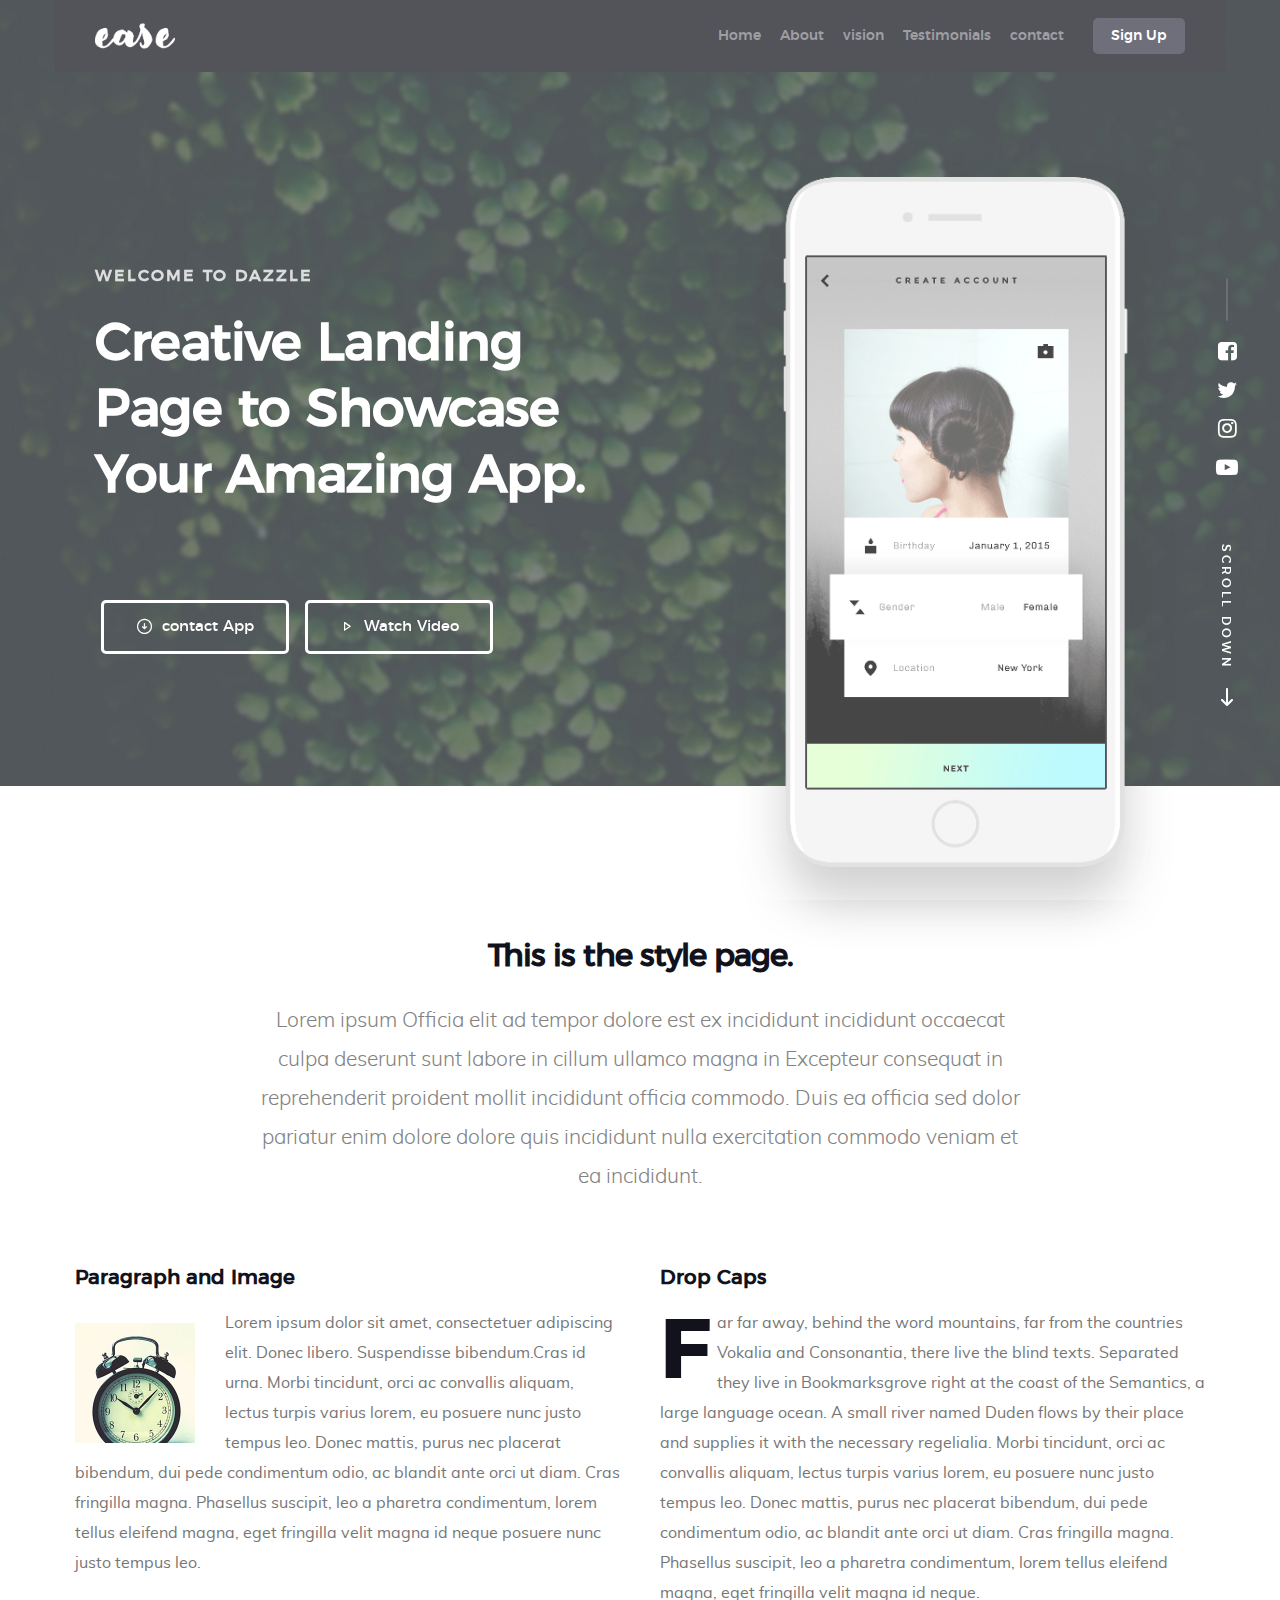
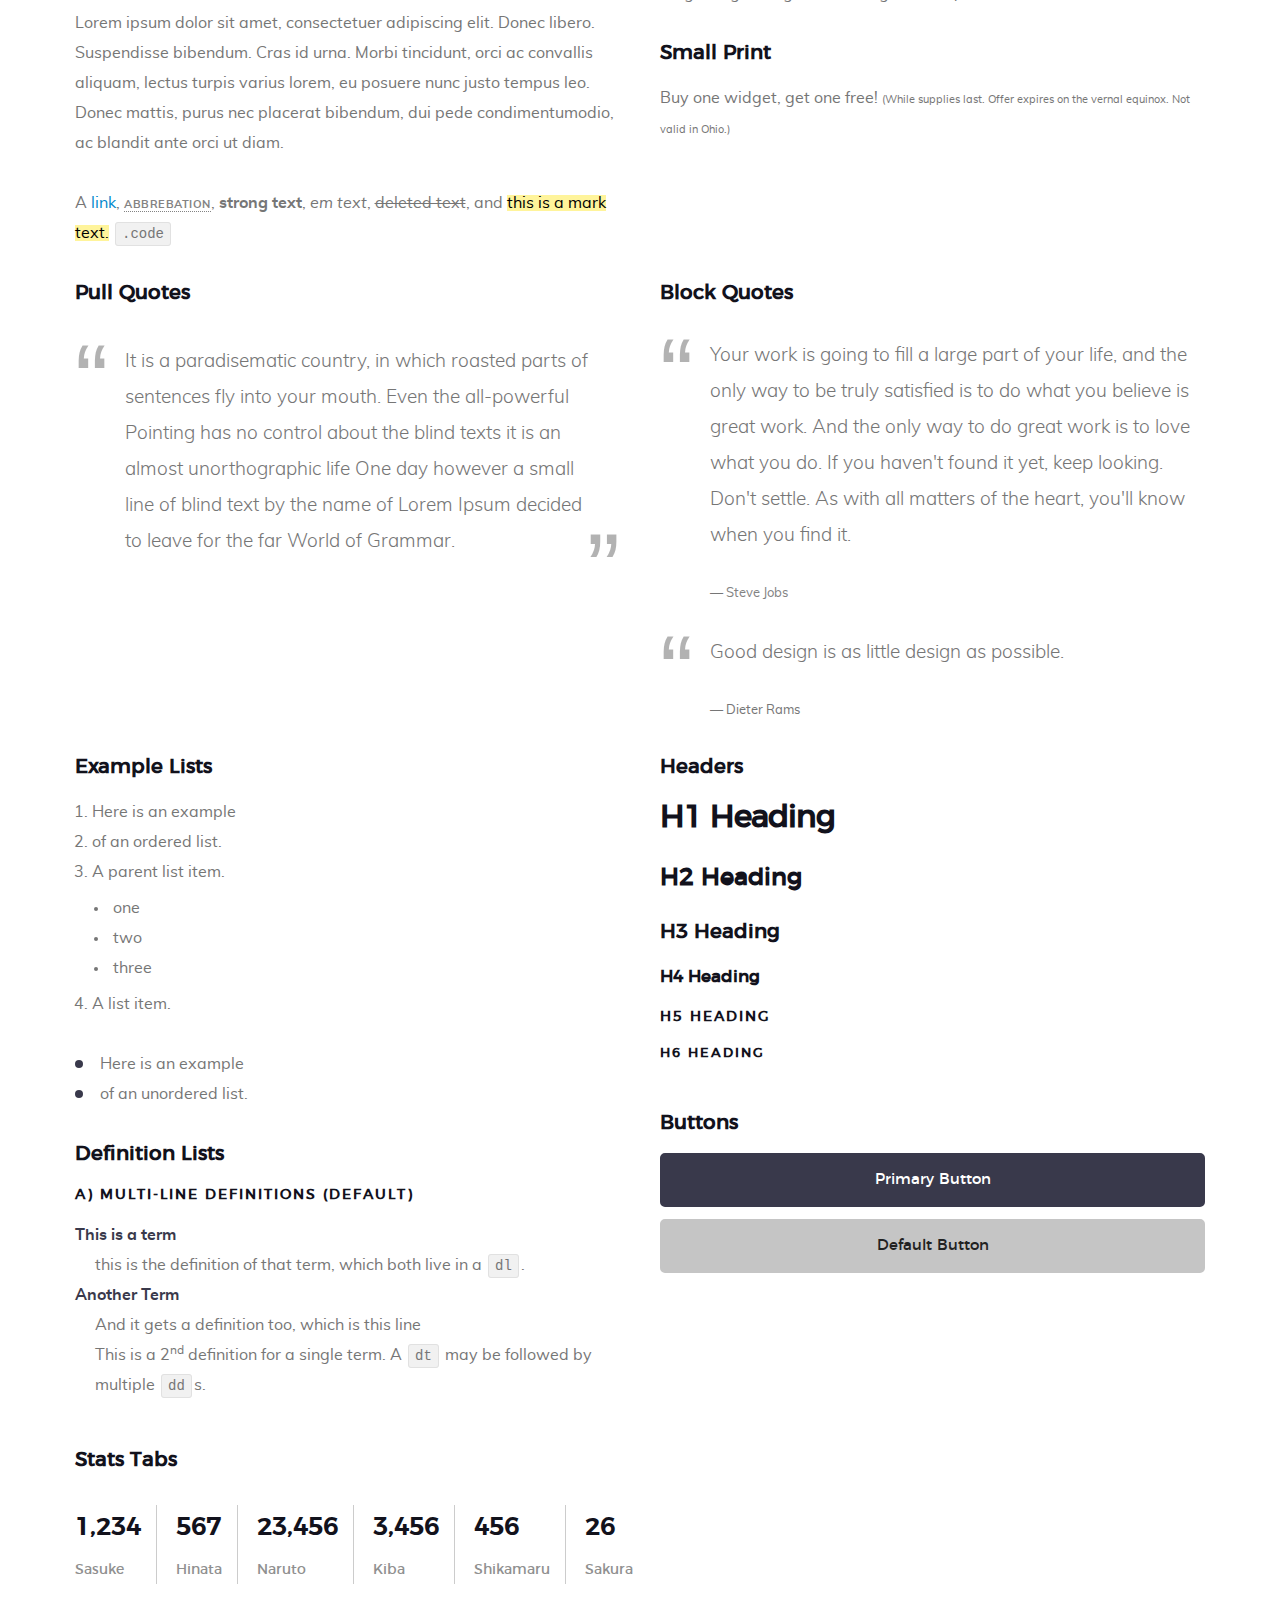
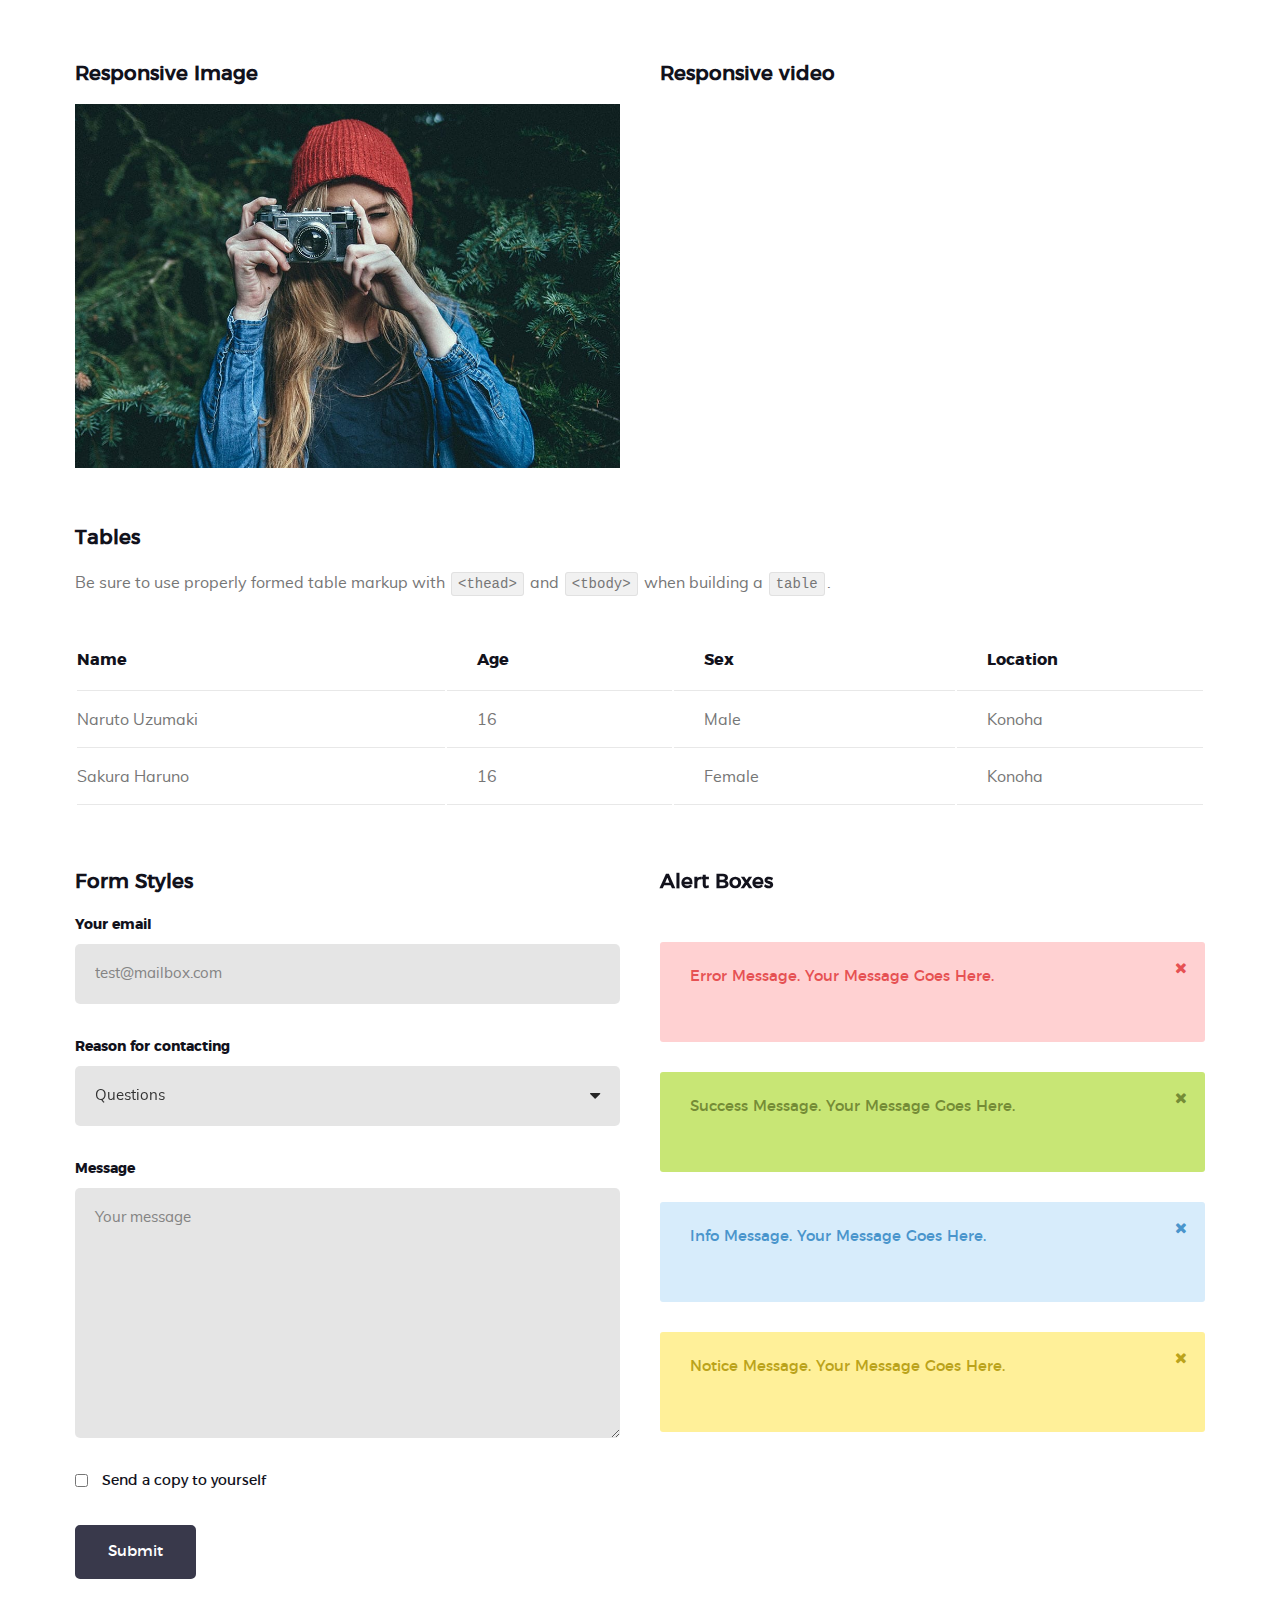
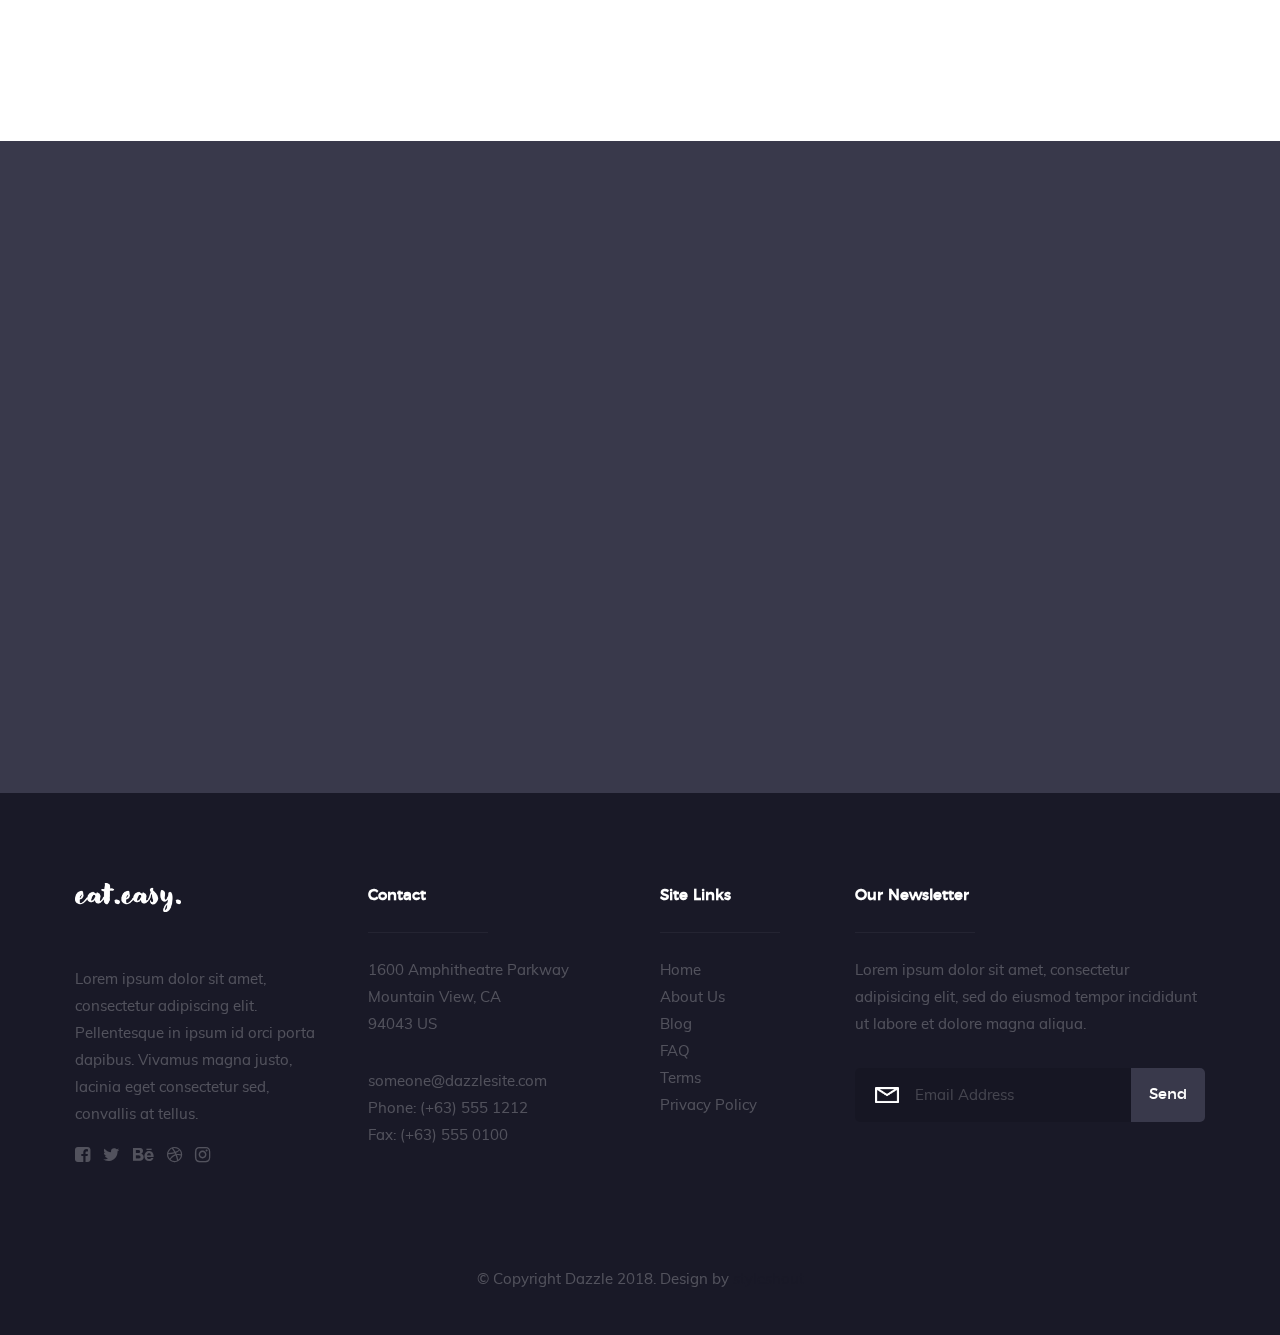
<file: styles.html>
<!DOCTYPE html>
<!--[if lt IE 9 ]><html class="no-js oldie" lang="en"> <![endif]-->
<!--[if IE 9 ]><html class="no-js oldie ie9" lang="en"> <![endif]-->
<!--[if (gte IE 9)|!(IE)]><!-->
<html class="no-js" lang="en">
<!--<![endif]-->

<head>

   <!--- basic page needs
   ================================================== -->
   <meta charset="utf-8">
   <title>Styles - Dazzle</title>
   <meta name="description" content="">
   <meta name="author" content="">

   <!-- mobile specific metas
   ================================================== -->
   <meta name="viewport" content="width=device-width, initial-scale=1">

   <!-- CSS
   ================================================== -->
   <link rel="stylesheet" href="css/base.css">
   <link rel="stylesheet" href="css/vendor.css">
   <link rel="stylesheet" href="css/main.css">

   <style type="text/css" media="screen">
      #styles { 
   	    background: white;
   		 padding-top: 15rem;
   		 padding-bottom: 12rem;   	
   	}      	
   </style>  

   <!-- script
   ================================================== -->
   <script src="js/modernizr.js"></script>
   <script src="js/pace.min.js"></script>

   <!-- favicons
	================================================== -->
   <link rel="shortcut icon" href="favicon.ico" type="image/x-icon">
   <link rel="icon" href="favicon.ico" type="image/x-icon">

</head>

<body id="top">

    <!-- header 
   ================================================== -->
   <header id="header" class="row">   

		<div class="header-logo">
	   	<a href="index.html">Dazzle</a>
	   </div>

	   <nav id="header-nav-wrap">
			<ul class="header-main-nav">
				<li class="current"><a href="index.html#home" title="home">Home</a></li>
            <li><a href="index.html#about" title="about">About</a></li>
				<li><a href="index.html#vision" title="vision">vision</a></li>
				<li><a href="index.html#testimonials" title="testimonials">Testimonials</a></li>
				<li><a class="smoothscroll"  href="#contact" title="contact">contact</a></li>	
			</ul>

         <a href="#" title="sign-up" class="button button-primary cta">Sign Up</a>
		</nav>

		<a class="header-menu-toggle" href="#"><span>Menu</span></a>    	
   	
	</header> <!-- end header -->


   <!-- home
   ================================================== -->
   <section id="home" data-parallax="scroll" data-image-src="images/hero-bg.jpg" data-natural-width=3000 data-natural-height=2000>

        <div class="overlay"></div>
        <div class="home-content">        

                <div class="row contents">                     
                     <div class="home-content-left">

                        <h3 data-aos="fade-up">Welcome to Dazzle</h3>

                        <h1 data-aos="fade-up">
                            Creative Landing <br>
                            Page to Showcase <br>
                            Your Amazing App.
                        </h1>

                        <div class="buttons" data-aos="fade-up">
                            <a href="#contact" class="smoothscroll button stroke">
                                <span class="icon-circle-down" aria-hidden="true"></span>
                                contact App
                            </a>
                            <a href="http://player.vimeo.com/video/14592941?title=0&amp;byline=0&amp;portrait=0&amp;color=39b54a" data-lity class="button stroke">
                                <span class="icon-play" aria-hidden="true"></span>
                                Watch Video
                            </a>
                        </div>                                         

                     </div>

                     <div class="home-image-right">
                        <img src="images/iphone-app-470.png" 
                             srcset="images/iphone-app-470.png 1x, images/iphone-app-940.png 2x"  
                             data-aos="fade-up">
                     </div>
                </div>            
        </div>

        <ul class="home-social-list">
            <li>
                <a href="#"><i class="fa fa-facebook-square"></i></a>
            </li>
            <li>
                <a href="#"><i class="fa fa-twitter"></i></a>
            </li>
            <li>
                <a href="#"><i class="fa fa-instagram"></i></a>
            </li>
            <li>
                <a href="#"><i class="fa fa-youtube-play"></i></a>
            </li>
        </ul>
        <!-- end home-social-list -->

        <div class="home-scrolldown">
            <a href="#styles" class="scroll-icon smoothscroll">
                <span>Scroll Down</span>
                <i class="icon-arrow-right" aria-hidden="true"></i>
            </a>
        </div>

   </section> <!-- end home -->  


   <!-- styles
   ================================================== -->
   <section id="styles">
		
	   <div class="row narrow add-bottom text-center">

   	   <div class="col-twelve tab-full">

   		   <h1>This is the style page.</h1>

   			<p class="lead">Lorem ipsum Officia elit ad tempor dolore est ex incididunt incididunt occaecat culpa deserunt sunt labore in cillum ullamco magna in Excepteur consequat in reprehenderit proident mollit incididunt officia commodo.
   			Duis ea officia sed dolor pariatur enim dolore dolore quis incididunt nulla exercitation commodo veniam et ea incididunt.</p>   			

   		</div>

     	</div>

     	<div class="row">

     		<div class="col-six tab-full">

		     	<h3>Paragraph and Image</h3>

		      <p><a href="#"><img width="120" height="120" class="pull-left" alt="sample-image" src="images/sample-image.jpg"></a>
		  		Lorem ipsum dolor sit amet, consectetuer adipiscing elit. Donec libero. Suspendisse bibendum.Cras id urna. Morbi tincidunt, orci ac convallis aliquam, lectus turpis varius lorem, eu posuere nunc justo tempus leo. Donec mattis, purus nec placerat bibendum, dui pede condimentum odio, ac blandit ante orci ut diam. Cras fringilla magna. Phasellus suscipit, leo a pharetra condimentum, lorem tellus eleifend magna, eget fringilla velit magna id neque posuere nunc justo tempus leo. </p>

		  		<p>
		  		Lorem ipsum dolor sit amet, consectetuer adipiscing elit. Donec libero. Suspendisse bibendum. Cras id urna. Morbi tincidunt, orci ac convallis aliquam, lectus turpis varius lorem, eu posuere nunc justo tempus leo. Donec mattis, purus nec placerat bibendum, dui pede condimentumodio, ac blandit ante orci ut diam.	
	 			</p>

	         <p>A <a href="#">link</a>,
	  			<abbr title="this really isn't a very good description">abbrebation</abbr>,
	  			<strong>strong text</strong>,
	         <em>em text</em>,
	  			<del>deleted text</del>, and
	         <mark>this is a mark text.</mark>
	         <code>.code</code>
	         </p>

	      </div>

	      <div class="col-six tab-full">

	         <h3>Drop Caps</h3>

		      <p class="drop-cap">Far far away, behind the word mountains, far from the countries Vokalia and Consonantia,
		      there live the blind texts. Separated they live in Bookmarksgrove right at the coast of the
		      Semantics, a large language ocean. A small river named Duden flows by their place and supplies it with the necessary regelialia. Morbi tincidunt, orci ac convallis aliquam, lectus turpis varius lorem, eu	posuere nunc justo tempus leo. Donec mattis, purus nec placerat bibendum, dui pede condimentum odio, ac blandit ante orci ut diam. Cras fringilla magna. Phasellus suscipit, leo a pharetra condimentum, lorem tellus eleifend magna, eget fringilla velit magna id neque.
				</p>

			   <h3>Small Print</h3>

			   <p>Buy one widget, get one free!
				<small>(While supplies last. Offer expires on the vernal equinox. Not valid in Ohio.)</small>
				</p>

			</div>	         

		</div> <!-- end row -->

		<div class="row">

		  	<div class="col-six tab-full">

		      <h3>Pull Quotes</h3>

		      <aside class="pull-quote">
				   <blockquote>
					   <p>It is a paradisematic country, in which roasted parts of
		            sentences fly into your mouth. Even the all-powerful Pointing has no control about the blind
		            texts it is an almost unorthographic life One day however a small line of blind text by the name
		            of Lorem Ipsum decided to leave for the far World of Grammar.</p>
					</blockquote>
				</aside>

		   </div>

		   <div class="col-six tab-full">

		      <h3>Block Quotes</h3>

		      <blockquote cite="http://where-i-got-my-info-from.com">
				   <p>Your work is going to fill a large part of your life, and the only way to be truly satisfied is
		         to do what you believe is great work. And the only way to do great work is to love what you do.
		         If you haven't found it yet, keep looking. Don't settle. As with all matters of the heart, you'll know when you find it.
		         </p>
					<cite>
					   <a href="#">Steve Jobs</a>
					</cite>
			   </blockquote>

		      <blockquote>
		         <p>Good design is as little design as possible.</p>
		         <cite>Dieter Rams</cite>
		      </blockquote>

		   </div>

		</div> <!-- end row -->


		<div class="row half-bottom">

			<div class="col-six tab-full">

			   <h3>Example Lists</h3>

			   <ol>
				   <li>Here is an example</li>
				   <li>of an ordered list.</li>
				   <li>A parent list item.
					  	<ul>
				  			<li>one</li>
				  			<li>two</li>
					   		<li>three</li>
					   </ul>
					</li>
					<li>A list item.</li>
				</ol>

			   <ul class="disc">
				   <li>Here is an example</li>
				   <li>of an unordered list.</li>
				</ul>	

				<h3>Definition Lists</h3>	            

			   <h5>a) Multi-line Definitions (default) </h5>

			   <dl>
				   <dt><strong>This is a term</strong></dt>
				      <dd>this is the definition of that term, which both live in a <code>dl</code>.</dd>
				   <dt><strong>Another Term</strong></dt>
				      <dd>And it gets a definition too, which is this line</dd>
				      <dd>This is a 2<sup>nd</sup> definition for a single term. A <code>dt</code> may be followed by multiple <code>dd</code>s.</dd>
			   </dl>

		   </div>

		   <div class="col-six tab-full">		                  

		      <h3>Headers</h3>

		      <h1>H1 Heading</h1>
		      <h2>H2 Heading</h2>
		      <h3>H3 Heading</h3>
		      <h4>H4 Heading</h4>
		      <h5>H5 Heading</h5>
		      <h6>H6 Heading</h6>

		      <br>

		      <h3>Buttons</h3>

		    	<p>
		     		<a class="button button-primary full-width" href="#">Primary Button</a>
		     		<a class="button full-width" href="#">Default Button</a>
		     	</p>

		   </div>

		</div> <!-- end row -->


		<div class="row half-bottom">

		   <div class="col-twelve">

		    	<h3>Stats Tabs</h3>

		      <ul class="stats-tabs">
				   <li><a href="#">1,234 <em>Sasuke</em></a></li>
				   <li><a href="#">567 <em>Hinata</em></a></li>
				   <li><a href="#">23,456 <em>Naruto</em></a></li>
				   <li><a href="#">3,456 <em>Kiba</em></a></li>
				   <li><a href="#">456 <em>Shikamaru</em></a></li>
				   <li><a href="#">26 <em>Sakura</em></a></li>
				</ul>	      		

		   </div>	      	

		</div> <!-- end row -->


		<div class="row half-bottom">

	      <div class="col-six tab-full">

      		<h3>Responsive Image</h3>
      		<p><img src="images/shutterbug.jpg"></p>

      	</div>

      	<div class="col-six tab-full">

      		<h3>Responsive video</h3>

      		<div class="fluid-video-wrapper">
               <iframe src="https://player.vimeo.com/video/14592941?title=0&amp;byline=0&amp;portrait=0&amp;color=F64B39" width="500" height="281" frameborder="0" webkitallowfullscreen mozallowfullscreen allowfullscreen></iframe> 
            </div>

      	</div>
	      	
      </div> <!-- end row -->


      <div class="row add-bottom">

	      <div class="col-twelve">

	      	<h3>Tables</h3>
	      	<p>Be sure to use properly formed table markup with <code>&lt;thead&gt;</code> and <code>&lt;tbody&gt;</code> when building a <code>table</code>.</p>

	      	<div class="table-responsive">

	      		<table>
						<thead>
						   <tr>
						 		<th>Name</th>
						      <th>Age</th>
						      <th>Sex</th>
						      <th>Location</th>					    
						   </tr>
						</thead>
						<tbody>
						   <tr>
						      <td>Naruto Uzumaki</td>
						      <td>16</td>
						      <td>Male</td>
						      <td>Konoha</td>					    
						   </tr>
						   <tr>
						      <td>Sakura Haruno</td>
						      <td>16</td>
						      <td>Female</td>
						      <td>Konoha</td>			    
						   </tr>
						</tbody>
				   </table>

	      	</div>     		

	      </div>
	      	
	   </div> <!-- end row -->
		

	   <div class="row">

		   <div class="col-six tab-full">

		      <h3>Form Styles</h3>

		      <form>
			     	<div>
			        	<label for="sampleInput">Your email</label>
			        	<input class="full-width" type="email" placeholder="test@mailbox.com" id="sampleInput">
			      </div>
			      <div>
			        	<label for="sampleRecipientInput">Reason for contacting</label>
			        	<div class="ss-custom-select">
			        		<select class="full-width" id="sampleRecipientInput">
				        		<option value="Option 1">Questions</option>
				        		<option value="Option 2">Report</option>
				        		<option value="Option 3">Others</option>
				        	</select>
			        	</div>			         	
			      </div>
			       
			     	<label for="exampleMessage">Message</label>
			     	<textarea class="full-width" placeholder="Your message" id="exampleMessage"></textarea>

			     	<label class="add-bottom">
			        	<input type="checkbox">			            
			        	<span class="label-text">Send a copy to yourself</span>
			     	</label>
			       
			     	<input class="button-primary" type="submit" value="Submit">

			   </form>	            

		   </div>

		   <div class="col-six tab-full">

		   	<h3>Alert Boxes</h3> 

		   	<br>
			        
            <div class="alert-box ss-error hideit">
		        <p>Error Message. Your Message Goes Here.</p>
		        <i class="fa fa-times close"></i>
		      </div><!-- /error -->
			        
		      <div class="alert-box ss-success hideit">
		        <p>Success Message. Your Message Goes Here.</p>
		        <i class="fa fa-times close"></i>
		      </div><!-- /success -->
			        
		      <div class="alert-box ss-info hideit">
		         <p>Info Message. Your Message Goes Here.</p>
		         <i class="fa fa-times close"></i>
		      </div><!-- /info -->
			        
		      <div class="alert-box ss-notice hideit">
		        <p>Notice Message. Your Message Goes Here.</p>
		        <i class="fa fa-times close"></i>
		      </div><!-- /notice -->
		        
		   </div>	         

		</div> <!-- end row -->

	</section> <!-- end styles -->   
    

   <!-- contact
   ================================================== -->
   <section id="contact">

      <div class="row">
         <div class="col-full">

            <h1 class="intro-header" data-aos="fade-up">contact Our App Today!</h1>

            <p class="lead" data-aos="fade-up">
            Lorem ipsum dolor sit amet, consectetur adipisicing elit, sed do eiusmod tempor incididunt ut labore et dolore magna aliqua. Ut enim ad minim veniam, quis nostrud exercitation ullamco laboris nisi ut aliquip ex ea commodo consequat. Duis aute irure dolor in reprehenderit in voluptate
            </p>

            <ul class="contact-badges">
               <li><a href="#" title="" class="badge-appstore" data-aos="fade-up">App Store</a></li>
               <li><a href="#" title="" class="badge-googleplay" data-aos="fade-up">Play Store</a></li>
            </ul>

         </div>
      </div>

   </section> <!-- end contact -->    


   <!-- footer
   ================================================== -->
   <footer>

        <div class="footer-main">
            <div class="row">  

                <div class="col-three md-1-3 tab-full footer-info">            

                    <div class="footer-logo"></div>

                    <p>
                    Lorem ipsum dolor sit amet, consectetur adipiscing elit. Pellentesque in ipsum id orci porta dapibus. Vivamus magna justo, lacinia eget consectetur sed, convallis at tellus. 
                    </p>

                    <ul class="footer-social-list">
                        <li>
                            <a href="#"><i class="fa fa-facebook-square"></i></a>
                        </li>
                        <li>
                            <a href="#"><i class="fa fa-twitter"></i></a>
                        </li>
                        <li>
                            <a href="#"><i class="fa fa-behance"></i></a>
                        </li>
                        <li>
                            <a href="#"><i class="fa fa-dribbble"></i></a>
                        </li>
                        <li>
                            <a href="#"><i class="fa fa-instagram"></i></a>
                        </li>
                    </ul>
                    
                    
                </div> <!-- end footer-info -->

                <div class="col-three md-1-3 tab-1-2 mob-full footer-contact">

                    <h4>Contact</h4>

                    <p>
                    1600 Amphitheatre Parkway<br>
                    Mountain View, CA <br>
                    94043 US<br>		        
                    </p>

                    <p>
                    someone@dazzlesite.com <br>
                    Phone: (+63) 555 1212 <br>
                    Fax: (+63) 555 0100    
                    </p>                    

                </div> <!-- end footer-contact -->  

                <div class="col-two md-1-3 tab-1-2 mob-full footer-site-links">

                    <h4>Site Links</h4>

                    <ul class="list-links">
                        <li><a href="#">Home</a></li>
                        <li><a href="#">About Us</a></li>
                        <li><a href="#">Blog</a></li>
                        <li><a href="#">FAQ</a></li>
                        <li><a href="#">Terms</a></li>
                        <li><a href="#">Privacy Policy</a></li>
                    </ul>	      		
                            
                </div> <!-- end footer-site-links --> 

                <div class="col-four md-1-2 tab-full footer-subscribe">

                    <h4>Our Newsletter</h4>

                    <p>Lorem ipsum dolor sit amet, consectetur adipisicing elit, sed do eiusmod tempor incididunt ut labore et dolore magna aliqua.</p>

                    <div class="subscribe-form">
                
                        <form id="mc-form" class="group" novalidate="true">

                            <input type="email" value="" name="EMAIL" class="email" id="mc-email" placeholder="Email Address" required=""> 
                
                            <input type="submit" name="subscribe" value="Send">
                
                            <label for="mc-email" class="subscribe-message"></label>
                
                        </form>

                    </div>	      		
                            
                </div> <!-- end footer-subscribe -->         

            </div> <!-- /row -->
        </div> <!-- end footer-main -->


      <div class="footer-bottom">

      	<div class="row">

      		<div class="col-twelve">
	      		<div class="copyright">
		         	<span>© Copyright Dazzle 2018.</span> 
		         	<span>Design by <a href="http://www.styleshout.com/">styleshout</a></span>		         	
		         </div>

		         <div id="go-top">
		            <a class="smoothscroll" title="Back to Top" href="#top"><i class="icon-arrow-up"></i></a>
		         </div>         
	      	</div>

      	</div> <!-- end footer-bottom -->     	

      </div>

    </footer>

    <div id="preloader"> 
    	<div id="loader"></div>
    </div>  

    <!-- Java Script
    ================================================== -->
    <script src="js/jquery-2.1.3.min.js"></script>
    <script src="js/plugins.js"></script>
    <script src="js/main.js"></script>

</body>

</html>
</file>
<file: css/base.css>
/* =================================================================== 
 *
 *  Dazzle v1.0 Base Stylesheet
 *  04-27-2017
 *  ------------------------------------------------------------------
 *
 *  TOC:
 *  01. reset 
 *  02. basic/base setup styles
 *  03. grid
 *  04. block grids
 *  05. MISC
 *
 * =================================================================== */


/* ===================================================================
 *  01. reset  
 *  normalize.css v5.0.0 | MIT License | 
 *  github.com/necolas/normalize.css
 *
 * ------------------------------------------------------------------- */

html {
  font-family: sans-serif;
  line-height: 1.15;
  -ms-text-size-adjust: 100%;
  -webkit-text-size-adjust: 100%;
}

body {
  margin: 0;
}

article,
aside,
footer,
header,
nav,
section {
  display: block;
}

h1 {
  font-size: 2em;
  margin: 0.67em 0;
}

figcaption,
figure,
main {
  display: block;
}

figure {
  margin: 1em 40px;
}

hr {
  box-sizing: content-box;
  height: 0;
  overflow: visible;
}

pre {
  font-family: monospace, monospace;
  font-size: 1em;
}

a {
  background-color: transparent;
  -webkit-text-decoration-skip: objects;
}

a:active,
a:hover {
  outline-width: 0;
}

abbr[title] {
  border-bottom: none;
  text-decoration: underline;
  text-decoration: underline dotted;
}

b,
strong {
  font-weight: inherit;
}

b,
strong {
  font-weight: bolder;
}

code,
kbd,
samp {
  font-family: monospace, monospace;
  font-size: 1em;
}

dfn {
  font-style: italic;
}

mark {
  background-color: #ff0;
  color: #000;
}

small {
  font-size: 80%;
}

sub,
sup {
  font-size: 75%;
  line-height: 0;
  position: relative;
  vertical-align: baseline;
}

sub {
  bottom: -0.25em;
}

sup {
  top: -0.5em;
}

audio,
video {
  display: inline-block;
}

audio:not([controls]) {
  display: none;
  height: 0;
}

img {
  border-style: none;
}

svg:not(:root) {
  overflow: hidden;
}

button,
input,
optgroup,
select,
textarea {
  font-family: sans-serif;
  font-size: 100%;
  line-height: 1.15;
  margin: 0;
}

button,
input {
  overflow: visible;
}

button,
select {
  text-transform: none;
}

button,
html [type="button"],
[type="reset"],
[type="submit"] {
  -webkit-appearance: button;
}

button::-moz-focus-inner,
[type="button"]::-moz-focus-inner,
[type="reset"]::-moz-focus-inner,
[type="submit"]::-moz-focus-inner {
  border-style: none;
  padding: 0;
}

button:-moz-focusring,
[type="button"]:-moz-focusring,
[type="reset"]:-moz-focusring,
[type="submit"]:-moz-focusring {
  outline: 1px dotted ButtonText;
}

fieldset {
  border: 1px solid #c0c0c0;
  margin: 0 2px;
  padding: 0.35em 0.625em 0.75em;
}

legend {
  box-sizing: border-box;
  color: inherit;
  display: table;
  max-width: 100%;
  padding: 0;
  white-space: normal;
}

progress {
  display: inline-block;
  vertical-align: baseline;
}

textarea {
  overflow: auto;
}

[type="checkbox"],
[type="radio"] {
  box-sizing: border-box;
  padding: 0;
}

[type="number"]::-webkit-inner-spin-button,
[type="number"]::-webkit-outer-spin-button {
  height: auto;
}

[type="search"] {
  -webkit-appearance: textfield;
  outline-offset: -2px;
}

[type="search"]::-webkit-search-cancel-button,
[type="search"]::-webkit-search-decoration {
  -webkit-appearance: none;
}

::-webkit-file-upload-button {
  -webkit-appearance: button;
  font: inherit;
}

details,
menu {
  display: block;
}

summary {
  display: list-item;
}

canvas {
  display: inline-block;
}

template {
  display: none;
}

[hidden] {
  display: none;
}


/* ===================================================================
 *  02. basic/base setup styles - (_basic.scss)
 *
 * ------------------------------------------------------------------- */

html {
  font-size: 62.5%;
  box-sizing: border-box;
}

*,
*::before,
*::after {
  box-sizing: inherit;
}

body {
  font-weight: normal;
  line-height: 1;
  text-rendering: optimizeLegibility;
  word-wrap: break-word;
  -webkit-overflow-scrolling: touch;
  -webkit-text-size-adjust: none;
}

body,
input,
button {
  -moz-osx-font-smoothing: grayscale;
  -webkit-font-smoothing: antialiased;
}


/* ------------------------------------------------------------------- 
 * Media - (_basic.scss)
 * ------------------------------------------------------------------- */

img,
video {
  max-width: 100%;
  height: auto;
}


/* ------------------------------------------------------------------- 
 * Typography resets - (_basic.scss)
 * ------------------------------------------------------------------- */

div, dl, dt, dd, ul, ol, li, h1, h2, h3, h4, h5, h6, pre, form, p, blockquote, th, td {
  margin: 0;
  padding: 0;
}

h1, h2, h3, h4, h5, h6 {
  -webkit-font-variant-ligatures: common-ligatures;
  -moz-font-variant-ligatures: common-ligatures;
  font-variant-ligatures: common-ligatures;
  text-rendering: optimizeLegibility;
}

em,
i {
  font-style: italic;
  line-height: inherit;
}

strong,
b {
  font-weight: bold;
  line-height: inherit;
}

small {
  font-size: 60%;
  line-height: inherit;
}

ol,
ul {
  list-style: none;
}

li {
  display: block;
}


/* ------------------------------------------------------------------- 
 * links - (_basic.scss)
 * ------------------------------------------------------------------- */

a {
  text-decoration: none;
  line-height: inherit;
}

a img {
  border: none;
}


/* ------------------------------------------------------------------- 
 * inputs - (_basic.scss)
 * ------------------------------------------------------------------- */

fieldset {
  margin: 0;
  padding: 0;
}

input[type="email"],
input[type="number"],
input[type="search"],
input[type="text"],
input[type="tel"],
input[type="url"],
input[type="password"],
textarea {
  -webkit-appearance: none;
  -moz-appearance: none;
  -ms-appearance: none;
  -o-appearance: none;
  appearance: none;
}


/* ===================================================================
 *  03. grid - (_grid.scss)
 *
 * ------------------------------------------------------------------- */

.row {
  width: 94%;
  max-width: 1170px;
  margin: 0 auto;
}

.row:after {
  content: "";
  display: table;
  clear: both;
}

.row .row {
  width: auto;
  max-width: none;
  margin-left: -20px;
  margin-right: -20px;
}

[class*="col-"],
.bgrid {
  float: left;
}

[class*="col-"]+[class*="col-"].end {
  float: right;
}

[class*="col-"] {
  padding: 0 20px;
}

.col-one {
  width: 8.33333%;
}

.col-two,
.col-1-6 {
  width: 16.66667%;
}

.col-three,
.col-1-4 {
  width: 25%;
}

.col-four,
.col-1-3 {
  width: 33.33333%;
}

.col-five {
  width: 41.66667%;
}

.col-six,
.col-1-2 {
  width: 50%;
}

.col-seven {
  width: 58.33333%;
}

.col-eight,
.col-2-3 {
  width: 66.66667%;
}

.col-nine,
.col-3-4 {
  width: 75%;
}

.col-ten,
.col-5-6 {
  width: 83.33333%;
}

.col-eleven {
  width: 91.66667%;
}

.col-twelve,
.col-full {
  width: 100%;
}


/* ------------------------------------------------------------------- 
 * medium size devices - (_grid.scss)
 * ------------------------------------------------------------------- */

@media only screen and (max-width: 1024px) {
  .row .row {
    margin-left: -18px;
    margin-right: -18px;
  }
  [class*="col-"] {
    padding: 0 18px;
  }
  .md-two,
  .md-1-6 {
    width: 16.66667%;
  }
  .md-one {
    width: 8.33333%;
  }
  .md-three,
  .md-1-4 {
    width: 25%;
  }
  .md-four,
  .md-1-3 {
    width: 33.33333%;
  }
  .md-five {
    width: 41.66667%;
  }
  .md-six,
  .md-1-2 {
    width: 50%;
  }
  .md-seven {
    width: 58.33333%;
  }
  .md-eight,
  .md-2-3 {
    width: 66.66667%;
  }
  .md-nine,
  .md-3-4 {
    width: 75%;
  }
  .md-ten,
  .md-5-6 {
    width: 83.33333%;
  }
  .md-eleven {
    width: 91.66667%;
  }
  .md-twelve,
  .md-full {
    width: 100%;
  }
}


/* ------------------------------------------------------------------- 
 * tablets - (_grid.scss)
 * ------------------------------------------------------------------- */

@media only screen and (max-width: 768px) {
  .row {
    width: auto;
    padding-left: 30px;
    padding-right: 30px;
  }
  .row .row {
    padding-left: 0;
    padding-right: 0;
    margin-left: -15px;
    margin-right: -15px;
  }
  [class*="col-"] {
    padding: 0 15px;
  }
  .tab-1-4 {
    width: 25%;
  }
  .tab-1-3 {
    width: 33.33333%;
  }
  .tab-1-2 {
    width: 50%;
  }
  .tab-2-3 {
    width: 66.66667%;
  }
  .tab-3-4 {
    width: 75%;
  }
  .tab-full {
    width: 100%;
  }
}


/* ------------------------------------------------------------------- 
 *  mobile devices - (_grid.scss)
 * ------------------------------------------------------------------- */

@media only screen and (max-width: 600px) {
  .row {
    padding-left: 25px;
    padding-right: 25px;
  }
  .row .row {
    margin-left: -10px;
    margin-right: -10px;
  }
  [class*="col-"] {
    padding: 0 10px;
  }
  .mob-1-4 {
    width: 25%;
  }
  .mob-1-3 {
    width: 33.33333%;
  }
  .mob-1-2 {
    width: 50%;
  }
  .mob-2-3 {
    width: 66.66667%;
  }
  .mob-3-4 {
    width: 75%;
  }
  .mob-full {
    width: 100%;
  }
}


/* ------------------------------------------------------------------- 
 * small mobile devices - (_grid.scss)
 * ------------------------------------------------------------------- */

@media only screen and (max-width: 400px) {
  .row .row {
    padding-left: 0;
    padding-right: 0;
    margin-left: 0;
    margin-right: 0;
  }
  [class*="col-"] {
    width: 100% !important;
    float: none !important;
    clear: both !important;
    margin-left: 0;
    margin-right: 0;
    padding: 0;
  }
  [class*="col-"]+[class*="col-"].end {
    float: none;
  }
}


/* ===================================================================
 *  04. block grids - (_grid.scss)
 *
 * ------------------------------------------------------------------- */

[class*="block-"]:after {
  content: "";
  display: table;
  clear: both;
}

.block-1-6 .bgrid {
  width: 16.66667%;
}

.block-1-5 .bgrid {
  width: 20%;
}

.block-1-4 .bgrid {
  width: 25%;
}

.block-1-3 .bgrid {
  width: 33.33333%;
}

.block-1-2 .bgrid {
  width: 50%;
}


/**
 * Clearing for block grid columns. Allow columns with 
 * different heights to align properly.
 */

.block-1-6 .bgrid:nth-child(6n+1),
.block-1-5 .bgrid:nth-child(5n+1),
.block-1-4 .bgrid:nth-child(4n+1),
.block-1-3 .bgrid:nth-child(3n+1),
.block-1-2 .bgrid:nth-child(2n+1) {
  clear: both;
}


/* ------------------------------------------------------------------- 
 * medium size devices - (_grid.scss)
 * ------------------------------------------------------------------- */

@media only screen and (max-width: 1024px) {
  .block-m-1-6 .bgrid {
    width: 16.66667%;
  }
  .block-m-1-5 .bgrid {
    width: 20%;
  }
  .block-m-1-4 .bgrid {
    width: 25%;
  }
  .block-m-1-3 .bgrid {
    width: 33.33333%;
  }
  .block-m-1-2 .bgrid {
    width: 50%;
  }
  .block-m-full .bgrid {
    width: 100%;
    clear: both;
  }
  [class*="block-m-"] .bgrid:nth-child(n) {
    clear: none;
  }
  .block-m-1-6 .bgrid:nth-child(6n+1),
  .block-m-1-5 .bgrid:nth-child(5n+1),
  .block-m-1-4 .bgrid:nth-child(4n+1),
  .block-m-1-3 .bgrid:nth-child(3n+1),
  .block-m-1-2 .bgrid:nth-child(2n+1) {
    clear: both;
  }
}


/* ------------------------------------------------------------------- 
 * tablets - (_grid.scss)
 * ------------------------------------------------------------------- */

@media only screen and (max-width: 768px) {
  .block-tab-1-6 .bgrid {
    width: 16.66667%;
  }
  .block-tab-1-5 .bgrid {
    width: 20%;
  }
  .block-tab-1-4 .bgrid {
    width: 25%;
  }
  .block-tab-1-3 .bgrid {
    width: 33.33333%;
  }
  .block-tab-1-2 .bgrid {
    width: 50%;
  }
  .block-tab-full .bgrid {
    width: 100%;
    clear: both;
  }
  [class*="block-tab-"] .bgrid:nth-child(n) {
    clear: none;
  }
  .block-tab-1-6 .bgrid:nth-child(6n+1),
  .block-tab-1-6 .bgrid:nth-child(5n+1),
  .block-tab-1-4 .bgrid:nth-child(4n+1),
  .block-tab-1-3 .bgrid:nth-child(3n+1),
  .block-tab-1-2 .bgrid:nth-child(2n+1) {
    clear: both;
  }
}


/* ------------------------------------------------------------------- 
 * mobile devices - (_grid.scss)
 * ------------------------------------------------------------------- */

@media only screen and (max-width: 600px) {
  .block-mob-1-6 .bgrid {
    width: 16.66667%;
  }
  .block-mob-1-5 .bgrid {
    width: 20%;
  }
  .block-mob-1-4 .bgrid {
    width: 25%;
  }
  .block-mob-1-3 .bgrid {
    width: 33.33333%;
  }
  .block-mob-1-2 .bgrid {
    width: 50%;
  }
  .block-mob-full .bgrid {
    width: 100%;
    clear: both;
  }
  [class*="block-mob-"] .bgrid:nth-child(n) {
    clear: none;
  }
  .block-mob-1-6 .bgrid:nth-child(6n+1),
  .block-mob-1-5 .bgrid:nth-child(5n+1),
  .block-mob-1-4 .bgrid:nth-child(4n+1),
  .block-mob-1-3 .bgrid:nth-child(3n+1),
  .block-mob-1-2 .bgrid:nth-child(2n+1) {
    clear: both;
  }
}


/* ------------------------------------------------------------------- 
 * stack on small mobile devices - (_grid.scss)
 * ------------------------------------------------------------------- */

@media only screen and (max-width: 400px) {
  .stack .bgrid {
    width: 100% !important;
    float: none !important;
    clear: both !important;
    margin-left: 0;
    margin-right: 0;
  }
}


/* ===================================================================
 *  05. MISC  - (_grid.scss)
 *
 * ------------------------------------------------------------------- */

.group:after {
  content: "";
  display: table;
  clear: both;
}


/* Misc Helper Styles */

.is-hidden {
  display: none;
}

.is-invisible {
  visibility: hidden;
}

.antialiased {
  -webkit-font-smoothing: antialiased;
  -moz-osx-font-smoothing: grayscale;
}

.overflow-hidden {
  overflow: hidden;
}

.remove-bottom {
  margin-bottom: 0;
}

.half-bottom {
  margin-bottom: 1.5rem !important;
}

.add-bottom {
  margin-bottom: 3rem !important;
}

.no-border {
  border: none;
}

.full-width {
  width: 100%;
}

.text-center {
  text-align: center;
}

.text-left {
  text-align: left;
}

.text-right {
  text-align: right;
}

.pull-left {
  float: left;
}

.pull-right {
  float: right;
}

.align-center {
  margin-left: auto;
  margin-right: auto;
  text-align: center;
}


/*# sourceMappingURL=base.css.map */
</file>
<file: css/vendor.css>
/* =================================================================== 
 *
 *  Dazzle v1.0 Vendor/Third Party CSS 
 *  04-27-2017
 *  ------------------------------------------------------------------
 *
 *  TOC:
 *  01. animate on scroll
 *  02. owl carousel
 *  03. lity
 *
 * =================================================================== */


/*! 
 *  01. animate on scroll 
 *  https://michalsnik.github.io/aos/
 *
 */

[data-aos][data-aos][data-aos-duration='50'],
body[data-aos-duration='50'] [data-aos] {
  transition-duration: 50ms;
}

[data-aos][data-aos][data-aos-delay='50'],
body[data-aos-delay='50'] [data-aos] {
  transition-delay: 0;
}

[data-aos][data-aos][data-aos-delay='50'].aos-animate,
body[data-aos-delay='50'] [data-aos].aos-animate {
  transition-delay: 50ms;
}

[data-aos][data-aos][data-aos-duration='100'],
body[data-aos-duration='100'] [data-aos] {
  transition-duration: .1s;
}

[data-aos][data-aos][data-aos-delay='100'],
body[data-aos-delay='100'] [data-aos] {
  transition-delay: 0;
}

[data-aos][data-aos][data-aos-delay='100'].aos-animate,
body[data-aos-delay='100'] [data-aos].aos-animate {
  transition-delay: .1s;
}

[data-aos][data-aos][data-aos-duration='150'],
body[data-aos-duration='150'] [data-aos] {
  transition-duration: .15s;
}

[data-aos][data-aos][data-aos-delay='150'],
body[data-aos-delay='150'] [data-aos] {
  transition-delay: 0;
}

[data-aos][data-aos][data-aos-delay='150'].aos-animate,
body[data-aos-delay='150'] [data-aos].aos-animate {
  transition-delay: .15s;
}

[data-aos][data-aos][data-aos-duration='200'],
body[data-aos-duration='200'] [data-aos] {
  transition-duration: .2s;
}

[data-aos][data-aos][data-aos-delay='200'],
body[data-aos-delay='200'] [data-aos] {
  transition-delay: 0;
}

[data-aos][data-aos][data-aos-delay='200'].aos-animate,
body[data-aos-delay='200'] [data-aos].aos-animate {
  transition-delay: .2s;
}

[data-aos][data-aos][data-aos-duration='250'],
body[data-aos-duration='250'] [data-aos] {
  transition-duration: .25s;
}

[data-aos][data-aos][data-aos-delay='250'],
body[data-aos-delay='250'] [data-aos] {
  transition-delay: 0;
}

[data-aos][data-aos][data-aos-delay='250'].aos-animate,
body[data-aos-delay='250'] [data-aos].aos-animate {
  transition-delay: .25s;
}

[data-aos][data-aos][data-aos-duration='300'],
body[data-aos-duration='300'] [data-aos] {
  transition-duration: .3s;
}

[data-aos][data-aos][data-aos-delay='300'],
body[data-aos-delay='300'] [data-aos] {
  transition-delay: 0;
}

[data-aos][data-aos][data-aos-delay='300'].aos-animate,
body[data-aos-delay='300'] [data-aos].aos-animate {
  transition-delay: .3s;
}

[data-aos][data-aos][data-aos-duration='350'],
body[data-aos-duration='350'] [data-aos] {
  transition-duration: .35s;
}

[data-aos][data-aos][data-aos-delay='350'],
body[data-aos-delay='350'] [data-aos] {
  transition-delay: 0;
}

[data-aos][data-aos][data-aos-delay='350'].aos-animate,
body[data-aos-delay='350'] [data-aos].aos-animate {
  transition-delay: .35s;
}

[data-aos][data-aos][data-aos-duration='400'],
body[data-aos-duration='400'] [data-aos] {
  transition-duration: .4s;
}

[data-aos][data-aos][data-aos-delay='400'],
body[data-aos-delay='400'] [data-aos] {
  transition-delay: 0;
}

[data-aos][data-aos][data-aos-delay='400'].aos-animate,
body[data-aos-delay='400'] [data-aos].aos-animate {
  transition-delay: .4s;
}

[data-aos][data-aos][data-aos-duration='450'],
body[data-aos-duration='450'] [data-aos] {
  transition-duration: .45s;
}

[data-aos][data-aos][data-aos-delay='450'],
body[data-aos-delay='450'] [data-aos] {
  transition-delay: 0;
}

[data-aos][data-aos][data-aos-delay='450'].aos-animate,
body[data-aos-delay='450'] [data-aos].aos-animate {
  transition-delay: .45s;
}

[data-aos][data-aos][data-aos-duration='500'],
body[data-aos-duration='500'] [data-aos] {
  transition-duration: .5s;
}

[data-aos][data-aos][data-aos-delay='500'],
body[data-aos-delay='500'] [data-aos] {
  transition-delay: 0;
}

[data-aos][data-aos][data-aos-delay='500'].aos-animate,
body[data-aos-delay='500'] [data-aos].aos-animate {
  transition-delay: .5s;
}

[data-aos][data-aos][data-aos-duration='550'],
body[data-aos-duration='550'] [data-aos] {
  transition-duration: .55s;
}

[data-aos][data-aos][data-aos-delay='550'],
body[data-aos-delay='550'] [data-aos] {
  transition-delay: 0;
}

[data-aos][data-aos][data-aos-delay='550'].aos-animate,
body[data-aos-delay='550'] [data-aos].aos-animate {
  transition-delay: .55s;
}

[data-aos][data-aos][data-aos-duration='600'],
body[data-aos-duration='600'] [data-aos] {
  transition-duration: .6s;
}

[data-aos][data-aos][data-aos-delay='600'],
body[data-aos-delay='600'] [data-aos] {
  transition-delay: 0;
}

[data-aos][data-aos][data-aos-delay='600'].aos-animate,
body[data-aos-delay='600'] [data-aos].aos-animate {
  transition-delay: .6s;
}

[data-aos][data-aos][data-aos-duration='650'],
body[data-aos-duration='650'] [data-aos] {
  transition-duration: .65s;
}

[data-aos][data-aos][data-aos-delay='650'],
body[data-aos-delay='650'] [data-aos] {
  transition-delay: 0;
}

[data-aos][data-aos][data-aos-delay='650'].aos-animate,
body[data-aos-delay='650'] [data-aos].aos-animate {
  transition-delay: .65s;
}

[data-aos][data-aos][data-aos-duration='700'],
body[data-aos-duration='700'] [data-aos] {
  transition-duration: .7s;
}

[data-aos][data-aos][data-aos-delay='700'],
body[data-aos-delay='700'] [data-aos] {
  transition-delay: 0;
}

[data-aos][data-aos][data-aos-delay='700'].aos-animate,
body[data-aos-delay='700'] [data-aos].aos-animate {
  transition-delay: .7s;
}

[data-aos][data-aos][data-aos-duration='750'],
body[data-aos-duration='750'] [data-aos] {
  transition-duration: .75s;
}

[data-aos][data-aos][data-aos-delay='750'],
body[data-aos-delay='750'] [data-aos] {
  transition-delay: 0;
}

[data-aos][data-aos][data-aos-delay='750'].aos-animate,
body[data-aos-delay='750'] [data-aos].aos-animate {
  transition-delay: .75s;
}

[data-aos][data-aos][data-aos-duration='800'],
body[data-aos-duration='800'] [data-aos] {
  transition-duration: .8s;
}

[data-aos][data-aos][data-aos-delay='800'],
body[data-aos-delay='800'] [data-aos] {
  transition-delay: 0;
}

[data-aos][data-aos][data-aos-delay='800'].aos-animate,
body[data-aos-delay='800'] [data-aos].aos-animate {
  transition-delay: .8s;
}

[data-aos][data-aos][data-aos-duration='850'],
body[data-aos-duration='850'] [data-aos] {
  transition-duration: .85s;
}

[data-aos][data-aos][data-aos-delay='850'],
body[data-aos-delay='850'] [data-aos] {
  transition-delay: 0;
}

[data-aos][data-aos][data-aos-delay='850'].aos-animate,
body[data-aos-delay='850'] [data-aos].aos-animate {
  transition-delay: .85s;
}

[data-aos][data-aos][data-aos-duration='900'],
body[data-aos-duration='900'] [data-aos] {
  transition-duration: .9s;
}

[data-aos][data-aos][data-aos-delay='900'],
body[data-aos-delay='900'] [data-aos] {
  transition-delay: 0;
}

[data-aos][data-aos][data-aos-delay='900'].aos-animate,
body[data-aos-delay='900'] [data-aos].aos-animate {
  transition-delay: .9s;
}

[data-aos][data-aos][data-aos-duration='950'],
body[data-aos-duration='950'] [data-aos] {
  transition-duration: .95s;
}

[data-aos][data-aos][data-aos-delay='950'],
body[data-aos-delay='950'] [data-aos] {
  transition-delay: 0;
}

[data-aos][data-aos][data-aos-delay='950'].aos-animate,
body[data-aos-delay='950'] [data-aos].aos-animate {
  transition-delay: .95s;
}

[data-aos][data-aos][data-aos-duration='1000'],
body[data-aos-duration='1000'] [data-aos] {
  transition-duration: 1s;
}

[data-aos][data-aos][data-aos-delay='1000'],
body[data-aos-delay='1000'] [data-aos] {
  transition-delay: 0;
}

[data-aos][data-aos][data-aos-delay='1000'].aos-animate,
body[data-aos-delay='1000'] [data-aos].aos-animate {
  transition-delay: 1s;
}

[data-aos][data-aos][data-aos-duration='1050'],
body[data-aos-duration='1050'] [data-aos] {
  transition-duration: 1.05s;
}

[data-aos][data-aos][data-aos-delay='1050'],
body[data-aos-delay='1050'] [data-aos] {
  transition-delay: 0;
}

[data-aos][data-aos][data-aos-delay='1050'].aos-animate,
body[data-aos-delay='1050'] [data-aos].aos-animate {
  transition-delay: 1.05s;
}

[data-aos][data-aos][data-aos-duration='1100'],
body[data-aos-duration='1100'] [data-aos] {
  transition-duration: 1.1s;
}

[data-aos][data-aos][data-aos-delay='1100'],
body[data-aos-delay='1100'] [data-aos] {
  transition-delay: 0;
}

[data-aos][data-aos][data-aos-delay='1100'].aos-animate,
body[data-aos-delay='1100'] [data-aos].aos-animate {
  transition-delay: 1.1s;
}

[data-aos][data-aos][data-aos-duration='1150'],
body[data-aos-duration='1150'] [data-aos] {
  transition-duration: 1.15s;
}

[data-aos][data-aos][data-aos-delay='1150'],
body[data-aos-delay='1150'] [data-aos] {
  transition-delay: 0;
}

[data-aos][data-aos][data-aos-delay='1150'].aos-animate,
body[data-aos-delay='1150'] [data-aos].aos-animate {
  transition-delay: 1.15s;
}

[data-aos][data-aos][data-aos-duration='1200'],
body[data-aos-duration='1200'] [data-aos] {
  transition-duration: 1.2s;
}

[data-aos][data-aos][data-aos-delay='1200'],
body[data-aos-delay='1200'] [data-aos] {
  transition-delay: 0;
}

[data-aos][data-aos][data-aos-delay='1200'].aos-animate,
body[data-aos-delay='1200'] [data-aos].aos-animate {
  transition-delay: 1.2s;
}

[data-aos][data-aos][data-aos-duration='1250'],
body[data-aos-duration='1250'] [data-aos] {
  transition-duration: 1.25s;
}

[data-aos][data-aos][data-aos-delay='1250'],
body[data-aos-delay='1250'] [data-aos] {
  transition-delay: 0;
}

[data-aos][data-aos][data-aos-delay='1250'].aos-animate,
body[data-aos-delay='1250'] [data-aos].aos-animate {
  transition-delay: 1.25s;
}

[data-aos][data-aos][data-aos-duration='1300'],
body[data-aos-duration='1300'] [data-aos] {
  transition-duration: 1.3s;
}

[data-aos][data-aos][data-aos-delay='1300'],
body[data-aos-delay='1300'] [data-aos] {
  transition-delay: 0;
}

[data-aos][data-aos][data-aos-delay='1300'].aos-animate,
body[data-aos-delay='1300'] [data-aos].aos-animate {
  transition-delay: 1.3s;
}

[data-aos][data-aos][data-aos-duration='1350'],
body[data-aos-duration='1350'] [data-aos] {
  transition-duration: 1.35s;
}

[data-aos][data-aos][data-aos-delay='1350'],
body[data-aos-delay='1350'] [data-aos] {
  transition-delay: 0;
}

[data-aos][data-aos][data-aos-delay='1350'].aos-animate,
body[data-aos-delay='1350'] [data-aos].aos-animate {
  transition-delay: 1.35s;
}

[data-aos][data-aos][data-aos-duration='1400'],
body[data-aos-duration='1400'] [data-aos] {
  transition-duration: 1.4s;
}

[data-aos][data-aos][data-aos-delay='1400'],
body[data-aos-delay='1400'] [data-aos] {
  transition-delay: 0;
}

[data-aos][data-aos][data-aos-delay='1400'].aos-animate,
body[data-aos-delay='1400'] [data-aos].aos-animate {
  transition-delay: 1.4s;
}

[data-aos][data-aos][data-aos-duration='1450'],
body[data-aos-duration='1450'] [data-aos] {
  transition-duration: 1.45s;
}

[data-aos][data-aos][data-aos-delay='1450'],
body[data-aos-delay='1450'] [data-aos] {
  transition-delay: 0;
}

[data-aos][data-aos][data-aos-delay='1450'].aos-animate,
body[data-aos-delay='1450'] [data-aos].aos-animate {
  transition-delay: 1.45s;
}

[data-aos][data-aos][data-aos-duration='1500'],
body[data-aos-duration='1500'] [data-aos] {
  transition-duration: 1.5s;
}

[data-aos][data-aos][data-aos-delay='1500'],
body[data-aos-delay='1500'] [data-aos] {
  transition-delay: 0;
}

[data-aos][data-aos][data-aos-delay='1500'].aos-animate,
body[data-aos-delay='1500'] [data-aos].aos-animate {
  transition-delay: 1.5s;
}

[data-aos][data-aos][data-aos-duration='1550'],
body[data-aos-duration='1550'] [data-aos] {
  transition-duration: 1.55s;
}

[data-aos][data-aos][data-aos-delay='1550'],
body[data-aos-delay='1550'] [data-aos] {
  transition-delay: 0;
}

[data-aos][data-aos][data-aos-delay='1550'].aos-animate,
body[data-aos-delay='1550'] [data-aos].aos-animate {
  transition-delay: 1.55s;
}

[data-aos][data-aos][data-aos-duration='1600'],
body[data-aos-duration='1600'] [data-aos] {
  transition-duration: 1.6s;
}

[data-aos][data-aos][data-aos-delay='1600'],
body[data-aos-delay='1600'] [data-aos] {
  transition-delay: 0;
}

[data-aos][data-aos][data-aos-delay='1600'].aos-animate,
body[data-aos-delay='1600'] [data-aos].aos-animate {
  transition-delay: 1.6s;
}

[data-aos][data-aos][data-aos-duration='1650'],
body[data-aos-duration='1650'] [data-aos] {
  transition-duration: 1.65s;
}

[data-aos][data-aos][data-aos-delay='1650'],
body[data-aos-delay='1650'] [data-aos] {
  transition-delay: 0;
}

[data-aos][data-aos][data-aos-delay='1650'].aos-animate,
body[data-aos-delay='1650'] [data-aos].aos-animate {
  transition-delay: 1.65s;
}

[data-aos][data-aos][data-aos-duration='1700'],
body[data-aos-duration='1700'] [data-aos] {
  transition-duration: 1.7s;
}

[data-aos][data-aos][data-aos-delay='1700'],
body[data-aos-delay='1700'] [data-aos] {
  transition-delay: 0;
}

[data-aos][data-aos][data-aos-delay='1700'].aos-animate,
body[data-aos-delay='1700'] [data-aos].aos-animate {
  transition-delay: 1.7s;
}

[data-aos][data-aos][data-aos-duration='1750'],
body[data-aos-duration='1750'] [data-aos] {
  transition-duration: 1.75s;
}

[data-aos][data-aos][data-aos-delay='1750'],
body[data-aos-delay='1750'] [data-aos] {
  transition-delay: 0;
}

[data-aos][data-aos][data-aos-delay='1750'].aos-animate,
body[data-aos-delay='1750'] [data-aos].aos-animate {
  transition-delay: 1.75s;
}

[data-aos][data-aos][data-aos-duration='1800'],
body[data-aos-duration='1800'] [data-aos] {
  transition-duration: 1.8s;
}

[data-aos][data-aos][data-aos-delay='1800'],
body[data-aos-delay='1800'] [data-aos] {
  transition-delay: 0;
}

[data-aos][data-aos][data-aos-delay='1800'].aos-animate,
body[data-aos-delay='1800'] [data-aos].aos-animate {
  transition-delay: 1.8s;
}

[data-aos][data-aos][data-aos-duration='1850'],
body[data-aos-duration='1850'] [data-aos] {
  transition-duration: 1.85s;
}

[data-aos][data-aos][data-aos-delay='1850'],
body[data-aos-delay='1850'] [data-aos] {
  transition-delay: 0;
}

[data-aos][data-aos][data-aos-delay='1850'].aos-animate,
body[data-aos-delay='1850'] [data-aos].aos-animate {
  transition-delay: 1.85s;
}

[data-aos][data-aos][data-aos-duration='1900'],
body[data-aos-duration='1900'] [data-aos] {
  transition-duration: 1.9s;
}

[data-aos][data-aos][data-aos-delay='1900'],
body[data-aos-delay='1900'] [data-aos] {
  transition-delay: 0;
}

[data-aos][data-aos][data-aos-delay='1900'].aos-animate,
body[data-aos-delay='1900'] [data-aos].aos-animate {
  transition-delay: 1.9s;
}

[data-aos][data-aos][data-aos-duration='1950'],
body[data-aos-duration='1950'] [data-aos] {
  transition-duration: 1.95s;
}

[data-aos][data-aos][data-aos-delay='1950'],
body[data-aos-delay='1950'] [data-aos] {
  transition-delay: 0;
}

[data-aos][data-aos][data-aos-delay='1950'].aos-animate,
body[data-aos-delay='1950'] [data-aos].aos-animate {
  transition-delay: 1.95s;
}

[data-aos][data-aos][data-aos-duration='2000'],
body[data-aos-duration='2000'] [data-aos] {
  transition-duration: 2s;
}

[data-aos][data-aos][data-aos-delay='2000'],
body[data-aos-delay='2000'] [data-aos] {
  transition-delay: 0;
}

[data-aos][data-aos][data-aos-delay='2000'].aos-animate,
body[data-aos-delay='2000'] [data-aos].aos-animate {
  transition-delay: 2s;
}

[data-aos][data-aos][data-aos-duration='2050'],
body[data-aos-duration='2050'] [data-aos] {
  transition-duration: 2.05s;
}

[data-aos][data-aos][data-aos-delay='2050'],
body[data-aos-delay='2050'] [data-aos] {
  transition-delay: 0;
}

[data-aos][data-aos][data-aos-delay='2050'].aos-animate,
body[data-aos-delay='2050'] [data-aos].aos-animate {
  transition-delay: 2.05s;
}

[data-aos][data-aos][data-aos-duration='2100'],
body[data-aos-duration='2100'] [data-aos] {
  transition-duration: 2.1s;
}

[data-aos][data-aos][data-aos-delay='2100'],
body[data-aos-delay='2100'] [data-aos] {
  transition-delay: 0;
}

[data-aos][data-aos][data-aos-delay='2100'].aos-animate,
body[data-aos-delay='2100'] [data-aos].aos-animate {
  transition-delay: 2.1s;
}

[data-aos][data-aos][data-aos-duration='2150'],
body[data-aos-duration='2150'] [data-aos] {
  transition-duration: 2.15s;
}

[data-aos][data-aos][data-aos-delay='2150'],
body[data-aos-delay='2150'] [data-aos] {
  transition-delay: 0;
}

[data-aos][data-aos][data-aos-delay='2150'].aos-animate,
body[data-aos-delay='2150'] [data-aos].aos-animate {
  transition-delay: 2.15s;
}

[data-aos][data-aos][data-aos-duration='2200'],
body[data-aos-duration='2200'] [data-aos] {
  transition-duration: 2.2s;
}

[data-aos][data-aos][data-aos-delay='2200'],
body[data-aos-delay='2200'] [data-aos] {
  transition-delay: 0;
}

[data-aos][data-aos][data-aos-delay='2200'].aos-animate,
body[data-aos-delay='2200'] [data-aos].aos-animate {
  transition-delay: 2.2s;
}

[data-aos][data-aos][data-aos-duration='2250'],
body[data-aos-duration='2250'] [data-aos] {
  transition-duration: 2.25s;
}

[data-aos][data-aos][data-aos-delay='2250'],
body[data-aos-delay='2250'] [data-aos] {
  transition-delay: 0;
}

[data-aos][data-aos][data-aos-delay='2250'].aos-animate,
body[data-aos-delay='2250'] [data-aos].aos-animate {
  transition-delay: 2.25s;
}

[data-aos][data-aos][data-aos-duration='2300'],
body[data-aos-duration='2300'] [data-aos] {
  transition-duration: 2.3s;
}

[data-aos][data-aos][data-aos-delay='2300'],
body[data-aos-delay='2300'] [data-aos] {
  transition-delay: 0;
}

[data-aos][data-aos][data-aos-delay='2300'].aos-animate,
body[data-aos-delay='2300'] [data-aos].aos-animate {
  transition-delay: 2.3s;
}

[data-aos][data-aos][data-aos-duration='2350'],
body[data-aos-duration='2350'] [data-aos] {
  transition-duration: 2.35s;
}

[data-aos][data-aos][data-aos-delay='2350'],
body[data-aos-delay='2350'] [data-aos] {
  transition-delay: 0;
}

[data-aos][data-aos][data-aos-delay='2350'].aos-animate,
body[data-aos-delay='2350'] [data-aos].aos-animate {
  transition-delay: 2.35s;
}

[data-aos][data-aos][data-aos-duration='2400'],
body[data-aos-duration='2400'] [data-aos] {
  transition-duration: 2.4s;
}

[data-aos][data-aos][data-aos-delay='2400'],
body[data-aos-delay='2400'] [data-aos] {
  transition-delay: 0;
}

[data-aos][data-aos][data-aos-delay='2400'].aos-animate,
body[data-aos-delay='2400'] [data-aos].aos-animate {
  transition-delay: 2.4s;
}

[data-aos][data-aos][data-aos-duration='2450'],
body[data-aos-duration='2450'] [data-aos] {
  transition-duration: 2.45s;
}

[data-aos][data-aos][data-aos-delay='2450'],
body[data-aos-delay='2450'] [data-aos] {
  transition-delay: 0;
}

[data-aos][data-aos][data-aos-delay='2450'].aos-animate,
body[data-aos-delay='2450'] [data-aos].aos-animate {
  transition-delay: 2.45s;
}

[data-aos][data-aos][data-aos-duration='2500'],
body[data-aos-duration='2500'] [data-aos] {
  transition-duration: 2.5s;
}

[data-aos][data-aos][data-aos-delay='2500'],
body[data-aos-delay='2500'] [data-aos] {
  transition-delay: 0;
}

[data-aos][data-aos][data-aos-delay='2500'].aos-animate,
body[data-aos-delay='2500'] [data-aos].aos-animate {
  transition-delay: 2.5s;
}

[data-aos][data-aos][data-aos-duration='2550'],
body[data-aos-duration='2550'] [data-aos] {
  transition-duration: 2.55s;
}

[data-aos][data-aos][data-aos-delay='2550'],
body[data-aos-delay='2550'] [data-aos] {
  transition-delay: 0;
}

[data-aos][data-aos][data-aos-delay='2550'].aos-animate,
body[data-aos-delay='2550'] [data-aos].aos-animate {
  transition-delay: 2.55s;
}

[data-aos][data-aos][data-aos-duration='2600'],
body[data-aos-duration='2600'] [data-aos] {
  transition-duration: 2.6s;
}

[data-aos][data-aos][data-aos-delay='2600'],
body[data-aos-delay='2600'] [data-aos] {
  transition-delay: 0;
}

[data-aos][data-aos][data-aos-delay='2600'].aos-animate,
body[data-aos-delay='2600'] [data-aos].aos-animate {
  transition-delay: 2.6s;
}

[data-aos][data-aos][data-aos-duration='2650'],
body[data-aos-duration='2650'] [data-aos] {
  transition-duration: 2.65s;
}

[data-aos][data-aos][data-aos-delay='2650'],
body[data-aos-delay='2650'] [data-aos] {
  transition-delay: 0;
}

[data-aos][data-aos][data-aos-delay='2650'].aos-animate,
body[data-aos-delay='2650'] [data-aos].aos-animate {
  transition-delay: 2.65s;
}

[data-aos][data-aos][data-aos-duration='2700'],
body[data-aos-duration='2700'] [data-aos] {
  transition-duration: 2.7s;
}

[data-aos][data-aos][data-aos-delay='2700'],
body[data-aos-delay='2700'] [data-aos] {
  transition-delay: 0;
}

[data-aos][data-aos][data-aos-delay='2700'].aos-animate,
body[data-aos-delay='2700'] [data-aos].aos-animate {
  transition-delay: 2.7s;
}

[data-aos][data-aos][data-aos-duration='2750'],
body[data-aos-duration='2750'] [data-aos] {
  transition-duration: 2.75s;
}

[data-aos][data-aos][data-aos-delay='2750'],
body[data-aos-delay='2750'] [data-aos] {
  transition-delay: 0;
}

[data-aos][data-aos][data-aos-delay='2750'].aos-animate,
body[data-aos-delay='2750'] [data-aos].aos-animate {
  transition-delay: 2.75s;
}

[data-aos][data-aos][data-aos-duration='2800'],
body[data-aos-duration='2800'] [data-aos] {
  transition-duration: 2.8s;
}

[data-aos][data-aos][data-aos-delay='2800'],
body[data-aos-delay='2800'] [data-aos] {
  transition-delay: 0;
}

[data-aos][data-aos][data-aos-delay='2800'].aos-animate,
body[data-aos-delay='2800'] [data-aos].aos-animate {
  transition-delay: 2.8s;
}

[data-aos][data-aos][data-aos-duration='2850'],
body[data-aos-duration='2850'] [data-aos] {
  transition-duration: 2.85s;
}

[data-aos][data-aos][data-aos-delay='2850'],
body[data-aos-delay='2850'] [data-aos] {
  transition-delay: 0;
}

[data-aos][data-aos][data-aos-delay='2850'].aos-animate,
body[data-aos-delay='2850'] [data-aos].aos-animate {
  transition-delay: 2.85s;
}

[data-aos][data-aos][data-aos-duration='2900'],
body[data-aos-duration='2900'] [data-aos] {
  transition-duration: 2.9s;
}

[data-aos][data-aos][data-aos-delay='2900'],
body[data-aos-delay='2900'] [data-aos] {
  transition-delay: 0;
}

[data-aos][data-aos][data-aos-delay='2900'].aos-animate,
body[data-aos-delay='2900'] [data-aos].aos-animate {
  transition-delay: 2.9s;
}

[data-aos][data-aos][data-aos-duration='2950'],
body[data-aos-duration='2950'] [data-aos] {
  transition-duration: 2.95s;
}

[data-aos][data-aos][data-aos-delay='2950'],
body[data-aos-delay='2950'] [data-aos] {
  transition-delay: 0;
}

[data-aos][data-aos][data-aos-delay='2950'].aos-animate,
body[data-aos-delay='2950'] [data-aos].aos-animate {
  transition-delay: 2.95s;
}

[data-aos][data-aos][data-aos-duration='3000'],
body[data-aos-duration='3000'] [data-aos] {
  transition-duration: 3s;
}

[data-aos][data-aos][data-aos-delay='3000'],
body[data-aos-delay='3000'] [data-aos] {
  transition-delay: 0;
}

[data-aos][data-aos][data-aos-delay='3000'].aos-animate,
body[data-aos-delay='3000'] [data-aos].aos-animate {
  transition-delay: 3s;
}

[data-aos][data-aos][data-aos-easing=linear],
body[data-aos-easing=linear] [data-aos] {
  transition-timing-function: cubic-bezier(0.25, 0.25, 0.75, 0.75);
}

[data-aos][data-aos][data-aos-easing=ease],
body[data-aos-easing=ease] [data-aos] {
  transition-timing-function: ease;
}

[data-aos][data-aos][data-aos-easing=ease-in],
body[data-aos-easing=ease-in] [data-aos] {
  transition-timing-function: ease-in;
}

[data-aos][data-aos][data-aos-easing=ease-out],
body[data-aos-easing=ease-out] [data-aos] {
  transition-timing-function: ease-out;
}

[data-aos][data-aos][data-aos-easing=ease-in-out],
body[data-aos-easing=ease-in-out] [data-aos] {
  transition-timing-function: ease-in-out;
}

[data-aos][data-aos][data-aos-easing=ease-in-back],
body[data-aos-easing=ease-in-back] [data-aos] {
  transition-timing-function: cubic-bezier(0.6, -0.28, 0.735, 0.045);
}

[data-aos][data-aos][data-aos-easing=ease-out-back],
body[data-aos-easing=ease-out-back] [data-aos] {
  transition-timing-function: cubic-bezier(0.175, 0.885, 0.32, 1.275);
}

[data-aos][data-aos][data-aos-easing=ease-in-out-back],
body[data-aos-easing=ease-in-out-back] [data-aos] {
  transition-timing-function: cubic-bezier(0.68, -0.55, 0.265, 1.55);
}

[data-aos][data-aos][data-aos-easing=ease-in-sine],
body[data-aos-easing=ease-in-sine] [data-aos] {
  transition-timing-function: cubic-bezier(0.47, 0, 0.745, 0.715);
}

[data-aos][data-aos][data-aos-easing=ease-out-sine],
body[data-aos-easing=ease-out-sine] [data-aos] {
  transition-timing-function: cubic-bezier(0.39, 0.575, 0.565, 1);
}

[data-aos][data-aos][data-aos-easing=ease-in-out-sine],
body[data-aos-easing=ease-in-out-sine] [data-aos] {
  transition-timing-function: cubic-bezier(0.445, 0.05, 0.55, 0.95);
}

[data-aos][data-aos][data-aos-easing=ease-in-quad],
body[data-aos-easing=ease-in-quad] [data-aos] {
  transition-timing-function: cubic-bezier(0.55, 0.085, 0.68, 0.53);
}

[data-aos][data-aos][data-aos-easing=ease-out-quad],
body[data-aos-easing=ease-out-quad] [data-aos] {
  transition-timing-function: cubic-bezier(0.25, 0.46, 0.45, 0.94);
}

[data-aos][data-aos][data-aos-easing=ease-in-out-quad],
body[data-aos-easing=ease-in-out-quad] [data-aos] {
  transition-timing-function: cubic-bezier(0.455, 0.03, 0.515, 0.955);
}

[data-aos][data-aos][data-aos-easing=ease-in-cubic],
body[data-aos-easing=ease-in-cubic] [data-aos] {
  transition-timing-function: cubic-bezier(0.55, 0.085, 0.68, 0.53);
}

[data-aos][data-aos][data-aos-easing=ease-out-cubic],
body[data-aos-easing=ease-out-cubic] [data-aos] {
  transition-timing-function: cubic-bezier(0.25, 0.46, 0.45, 0.94);
}

[data-aos][data-aos][data-aos-easing=ease-in-out-cubic],
body[data-aos-easing=ease-in-out-cubic] [data-aos] {
  transition-timing-function: cubic-bezier(0.455, 0.03, 0.515, 0.955);
}

[data-aos][data-aos][data-aos-easing=ease-in-quart],
body[data-aos-easing=ease-in-quart] [data-aos] {
  transition-timing-function: cubic-bezier(0.55, 0.085, 0.68, 0.53);
}

[data-aos][data-aos][data-aos-easing=ease-out-quart],
body[data-aos-easing=ease-out-quart] [data-aos] {
  transition-timing-function: cubic-bezier(0.25, 0.46, 0.45, 0.94);
}

[data-aos][data-aos][data-aos-easing=ease-in-out-quart],
body[data-aos-easing=ease-in-out-quart] [data-aos] {
  transition-timing-function: cubic-bezier(0.455, 0.03, 0.515, 0.955);
}

[data-aos^=fade][data-aos^=fade] {
  opacity: 0;
  transition-property: opacity, transform;
}

[data-aos^=fade][data-aos^=fade].aos-animate {
  opacity: 1;
  transform: translate(0);
}

[data-aos=fade-up] {
  transform: translateY(100px);
}

[data-aos=fade-down] {
  transform: translateY(-100px);
}

[data-aos=fade-right] {
  transform: translate(-100px);
}

[data-aos=fade-left] {
  transform: translate(100px);
}

[data-aos=fade-up-right] {
  transform: translate(-100px, 100px);
}

[data-aos=fade-up-left] {
  transform: translate(100px, 100px);
}

[data-aos=fade-down-right] {
  transform: translate(-100px, -100px);
}

[data-aos=fade-down-left] {
  transform: translate(100px, -100px);
}

[data-aos^=zoom][data-aos^=zoom] {
  opacity: 0;
  transition-property: opacity, transform;
}

[data-aos^=zoom][data-aos^=zoom].aos-animate {
  opacity: 1;
  transform: translate(0) scale(1);
}

[data-aos=zoom-in] {
  transform: scale(0.6);
}

[data-aos=zoom-in-up] {
  transform: translateY(100px) scale(0.6);
}

[data-aos=zoom-in-down] {
  transform: translateY(-100px) scale(0.6);
}

[data-aos=zoom-in-right] {
  transform: translate(-100px) scale(0.6);
}

[data-aos=zoom-in-left] {
  transform: translate(100px) scale(0.6);
}

[data-aos=zoom-out] {
  transform: scale(1.2);
}

[data-aos=zoom-out-up] {
  transform: translateY(100px) scale(1.2);
}

[data-aos=zoom-out-down] {
  transform: translateY(-100px) scale(1.2);
}

[data-aos=zoom-out-right] {
  transform: translate(-100px) scale(1.2);
}

[data-aos=zoom-out-left] {
  transform: translate(100px) scale(1.2);
}

[data-aos^=slide][data-aos^=slide] {
  transition-property: transform;
}

[data-aos^=slide][data-aos^=slide].aos-animate {
  transform: translate(0);
}

[data-aos=slide-up] {
  transform: translateY(100%);
}

[data-aos=slide-down] {
  transform: translateY(-100%);
}

[data-aos=slide-right] {
  transform: translateX(-100%);
}

[data-aos=slide-left] {
  transform: translateX(100%);
}

[data-aos^=flip][data-aos^=flip] {
  backface-visibility: hidden;
  transition-property: transform;
}

[data-aos=flip-left] {
  transform: perspective(2500px) rotateY(-100deg);
}

[data-aos=flip-left].aos-animate {
  transform: perspective(2500px) rotateY(0);
}

[data-aos=flip-right] {
  transform: perspective(2500px) rotateY(100deg);
}

[data-aos=flip-right].aos-animate {
  transform: perspective(2500px) rotateY(0);
}

[data-aos=flip-up] {
  transform: perspective(2500px) rotateX(-100deg);
}

[data-aos=flip-up].aos-animate {
  transform: perspective(2500px) rotateX(0);
}

[data-aos=flip-down] {
  transform: perspective(2500px) rotateX(100deg);
}

[data-aos=flip-down].aos-animate {
  transform: perspective(2500px) rotateX(0);
}


/*# sourceMappingURL=aos.css.map*/


/**
 *  02. owl carousel v2.2.0
 *  Copyright 2013-2016 David Deutsch
 *  Licensed under MIT (https://github.com/OwlCarousel2/OwlCarousel2/blob/master/LICENSE)
 */


/*
 *  Owl Carousel - Core
 */

.owl-carousel {
  display: none;
  width: 100%;
  -webkit-tap-highlight-color: transparent;
  /* position relative and z-index fix webkit rendering fonts issue */
  position: relative;
  z-index: 1;
}

.owl-carousel .owl-stage {
  position: relative;
  -ms-touch-action: pan-Y;
}

.owl-carousel .owl-stage:after {
  content: ".";
  display: block;
  clear: both;
  visibility: hidden;
  line-height: 0;
  height: 0;
}

.owl-carousel .owl-stage-outer {
  position: relative;
  overflow: hidden;
  /* fix for flashing background */
  -webkit-transform: translate3d(0px, 0px, 0px);
}

.owl-carousel .owl-item {
  position: relative;
  min-height: 1px;
  float: left;
  -webkit-backface-visibility: hidden;
  -webkit-tap-highlight-color: transparent;
  -webkit-touch-callout: none;
}

.owl-carousel .owl-item img {
  display: block;
  width: 100%;
  -webkit-transform-style: preserve-3d;
}

.owl-carousel .owl-nav.disabled,
.owl-carousel .owl-dots.disabled {
  display: none;
}

.owl-carousel .owl-nav .owl-prev,
.owl-carousel .owl-nav .owl-next,
.owl-carousel .owl-dot {
  cursor: pointer;
  cursor: hand;
  -webkit-user-select: none;
  -khtml-user-select: none;
  -moz-user-select: none;
  -ms-user-select: none;
  user-select: none;
}

.owl-carousel.owl-loaded {
  display: block;
}

.owl-carousel.owl-loading {
  opacity: 0;
  display: block;
}

.owl-carousel.owl-hidden {
  opacity: 0;
}

.owl-carousel.owl-refresh .owl-item {
  visibility: hidden;
}

.owl-carousel.owl-drag .owl-item {
  -webkit-user-select: none;
  -moz-user-select: none;
  -ms-user-select: none;
  user-select: none;
}

.owl-carousel.owl-grab {
  cursor: move;
  cursor: grab;
}

.owl-carousel.owl-rtl {
  direction: rtl;
}

.owl-carousel.owl-rtl .owl-item {
  float: right;
}


/* No Js */

.no-js .owl-carousel {
  display: block;
}


/*
 *  Owl Carousel - Animate Plugin
 */

.owl-carousel .animated {
  -webkit-animation-duration: 1000ms;
  animation-duration: 1000ms;
  -webkit-animation-fill-mode: both;
  animation-fill-mode: both;
}

.owl-carousel .owl-animated-in {
  z-index: 0;
}

.owl-carousel .owl-animated-out {
  z-index: 1;
}

.owl-carousel .fadeOut {
  -webkit-animation-name: fadeOut;
  animation-name: fadeOut;
}

@-webkit-keyframes fadeOut {
  0% {
    opacity: 1;
  }
  100% {
    opacity: 0;
  }
}

@keyframes fadeOut {
  0% {
    opacity: 1;
  }
  100% {
    opacity: 0;
  }
}


/*
 * 	Owl Carousel - Auto Height Plugin
 */

.owl-height {
  transition: height 500ms ease-in-out;
}


/*
 * 	Owl Carousel - Lazy Load Plugin
 */

.owl-carousel .owl-item .owl-lazy {
  opacity: 0;
  transition: opacity 400ms ease;
}

.owl-carousel .owl-item img.owl-lazy {
  -webkit-transform-style: preserve-3d;
  transform-style: preserve-3d;
}


/*
 * 	Owl Carousel - Video Plugin
 */

.owl-carousel .owl-video-wrapper {
  position: relative;
  height: 100%;
  background: #000;
}

.owl-carousel .owl-video-play-icon {
  position: absolute;
  height: 80px;
  width: 80px;
  left: 50%;
  top: 50%;
  margin-left: -40px;
  margin-top: -40px;
  background: url("owl.video.play.png") no-repeat;
  cursor: pointer;
  z-index: 1;
  -webkit-backface-visibility: hidden;
  transition: -webkit-transform 100ms ease;
  transition: transform 100ms ease;
}

.owl-carousel .owl-video-play-icon:hover {
  -webkit-transform: scale(1.3, 1.3);
  -ms-transform: scale(1.3, 1.3);
  transform: scale(1.3, 1.3);
}

.owl-carousel .owl-video-playing .owl-video-tn,
.owl-carousel .owl-video-playing .owl-video-play-icon {
  display: none;
}

.owl-carousel .owl-video-tn {
  opacity: 0;
  height: 100%;
  background-position: center center;
  background-repeat: no-repeat;
  background-size: contain;
  transition: opacity 400ms ease;
}

.owl-carousel .owl-video-frame {
  position: relative;
  z-index: 1;
  height: 100%;
  width: 100%;
}


/*! 
 *  03. lity - v1.6.6 - 2016-04-22
 *  http://sorgalla.com/lity/
 *  Copyright (c) 2016 Jan Sorgalla; Licensed MIT */

.lity {
  z-index: 9990;
  position: fixed;
  top: 0;
  right: 0;
  bottom: 0;
  left: 0;
  white-space: nowrap;
  background: #ffffff;
  background: white;
  outline: none !important;
  opacity: 0;
  -webkit-transition: opacity 0.3s ease;
  -o-transition: opacity 0.3s ease;
  transition: opacity 0.3s ease;
}

.lity.lity-opened {
  opacity: 1;
}

.lity.lity-closed {
  opacity: 0;
}

.lity * {
  -webkit-box-sizing: border-box;
  -moz-box-sizing: border-box;
  box-sizing: border-box;
}

.lity-wrap {
  z-index: 9990;
  position: fixed;
  top: 0;
  right: 0;
  bottom: 0;
  left: 0;
  text-align: center;
  outline: none !important;
}

.lity-wrap:before {
  content: '';
  display: inline-block;
  height: 100%;
  vertical-align: middle;
  margin-right: -0.25em;
}

.lity-loader {
  z-index: 9991;
  color: #333;
  position: absolute;
  top: 50%;
  margin-top: -0.8em;
  width: 100%;
  text-align: center;
  font-size: 14px;
  font-family: Arial, Helvetica, sans-serif;
  opacity: 0;
  -webkit-transition: opacity 0.3s ease;
  -o-transition: opacity 0.3s ease;
  transition: opacity 0.3s ease;
}

.lity-loading .lity-loader {
  opacity: 1;
}

.lity-container {
  z-index: 9992;
  position: relative;
  text-align: left;
  vertical-align: middle;
  display: inline-block;
  white-space: normal;
  max-width: 100%;
  max-height: 100%;
  outline: none !important;
}

.lity-content {
  z-index: 9993;
  width: 100%;
  -webkit-transform: scale(1);
  -ms-transform: scale(1);
  -o-transform: scale(1);
  transform: scale(1);
  -webkit-transition: -webkit-transform 0.3s ease;
  -o-transition: -o-transform 0.3s ease;
  transition: transform 0.3s ease;
}

.lity-loading .lity-content,
.lity-closed .lity-content {
  -webkit-transform: scale(0.8);
  -ms-transform: scale(0.8);
  -o-transform: scale(0.8);
  transform: scale(0.8);
}

.lity-content:after {
  content: '';
  position: absolute;
  left: 0;
  top: 0;
  bottom: 0;
  display: block;
  right: 0;
  width: auto;
  height: auto;
  z-index: -1;
}

.lity-close {
  z-index: 9994;
  width: 42px;
  height: 42px;
  position: fixed;
  text-align: center !important;
  right: 20px;
  top: 20px;
  -webkit-appearance: none;
  cursor: pointer;
  text-decoration: none;
  text-align: center;
  padding: 0;
  margin: 0;
  color: black;
  font-style: normal;
  font-size: 30px;
  font-family: Arial, sans-serif;
  line-height: 42px;
  border: 0;
  background: transparent;
  outline: none;
  -webkit-box-shadow: none;
  box-shadow: none;
  font: 0/0 a;
  text-shadow: none;
  color: transparent;
  border-radius: 50%;
}

.lity-close::before,
.lity-close::after {
  display: block;
  content: "";
  height: 20px;
  width: 2px;
  background-color: black;
  position: absolute;
  top: 11px;
  left: 20px;
}

.lity-close::before {
  -webkit-transform: rotate(-45deg);
  -ms-transform: rotate(-45deg);
  transform: rotate(-45deg);
}

.lity-close::after {
  -webkit-transform: rotate(45deg);
  -ms-transform: rotate(45deg);
  transform: rotate(45deg);
}

.lity-close::-moz-focus-inner {
  border: 0;
  padding: 0;
}

.lity-close:hover,
.lity-close:focus,
.lity-close:active,
.lity-close:visited {
  text-decoration: none;
  text-align: center;
  padding: 0;
  color: #fff;
  font-style: normal;
  font-size: 30px;
  font-family: Arial, sans-serif;
  line-height: 36px;
  border: 0;
  background: transparent;
  outline: none;
  -webkit-box-shadow: none;
  box-shadow: none;
  font: 0/0 a;
  text-shadow: none;
  color: transparent;
}

.lity-close:hover::before,
.lity-close:hover::after,
.lity-close:focus::before,
.lity-close:focus::after,
.lity-close:active::before,
.lity-close:active::after,
.lity-close:visited::before,
.lity-close:visited::after {
  background-color: #39b54a;
}


/* Image */

.lity-image img {
  max-width: 100%;
  display: block;
  line-height: 0;
  border: 0;
}


/* iFrame */

.lity-iframe .lity-container {
  width: 100%;
  max-width: 964px;
}

.lity-iframe-container {
  width: 100%;
  height: 0;
  padding-top: 56.25%;
  overflow: auto;
  pointer-events: auto;
  -webkit-transform: translateZ(0);
  transform: translateZ(0);
  -webkit-overflow-scrolling: touch;
}

.lity-iframe-container iframe {
  position: absolute;
  display: block;
  top: 0;
  left: 0;
  width: 100%;
  height: 100%;
  background: #000;
}

.lity-hide {
  display: none;
}


/*# sourceMappingURL=vendor.css.map */
</file>
<file: css/main.css>
/* =================================================================== 
 *
 *  Dazzle v1.0 Main Stylesheet
 *  04-27-2017
 *  ------------------------------------------------------------------
 *
 *  TOC:
 *  01. webfonts and iconfonts
 *  01. ease style overrides
 *  02. base style overrides
 *  03. typography & general theme styles
 *  04. preloader
 *  05. forms
 *  06. buttons
 *  07. other components
 *  08. common and reusable theme styles
 *  09. header styles
 *  10. home
 *  11. about
 *  12. vision 
 *  13. vision
 *  14. contact
 *  15. footer styles
 *
 * =================================================================== */


/* ===================================================================
 *  01. webfonts and iconfonts - (_document-setup)
 *
 * ------------------------------------------------------------------- */

@import url("font-awesome/css/font-awesome.min.css");
@import url("micons/micons.css");
@import url("fonts.css");

/* ===================================================================
 *  01. ease style overrides - (_document-setup)
 *
 * ------------------------------------------------------------------- */

/* .welcome-text {
  color: #242337 !important;
} */

/* .head-subscribe-form {
  width: 80%;
  text-align: center;
} */

.contact-subscribe {
  max-width: 500px !important;
  margin: 0 auto !important;
}

html{
  height:100%;
  min-height:100%;
  }
 body{
  min-height:100%;
  }

#contact .lead {
  color: #ffffff;
  margin-top: 4.8rem;
}

.copyright-link {
  color: #191927 !important;
}

.contact-subscribe #mc-form input[type=submit] {
  color: #39394B !important;
  background: #ffffff !important;
  border-color: #ffffff !important;
}

.vision-text {
  padding:0px 0px;
  hyphens: auto; 
	text-align: justify
}

.about-icon {
  width: 80px;
}

h1>span {
  background-color:#242337;
  line-height:1.4;
  box-shadow: 10px 0 0px 0px #242337, -10px 0 0px 0px #242337;
  padding: 4px 0px;
}

@media only screen and (max-width: 500px) {
  h1>span {
    line-height:1.7;
  }
}

@media only screen and (max-width: 1024px) {
  #about {
    padding-top: 8rem !important;
  }
}

@media only screen and (max-width: 1024px) {
  #vision .vision-header {
    text-align: center;
  }
}

h1.vision-header {
  font-family: "montserrat-regular", sans-serif;
  font-size: 3.4rem;
  line-height: 1.324;
  color: #12121C;
  position: relative;
  padding-bottom: 3.6rem;
}

h1.vision-header::before {
  display: block;
  content: "";
  height: 2px;
  width: 70px;
  background-color: #39394B;
  position: absolute;
  left: 0;
  bottom: 0;
}

@media only screen and (max-width: 1024px) {
  .vision-header {
    max-width: 800px;
    text-align: center;
  }
  .vision-header h1::before {
    left: 50%;
    -webkit-transform: translateX(-50%);
    -ms-transform: translateX(-50%);
    transform: translateX(-50%);
  }
  .vision-header [class*="col-"] {
    width: 100% !important;
    float: none !important;
    clear: both !important;
    margin-left: 0;
    margin-right: 0;
  }
}

/* ===================================================================
 *  02. base style overrides - (_document-setup)
 *
 * ------------------------------------------------------------------- */

html {
  font-size: 10px;
}

@media only screen and (max-width: 1024px) {
  html {
    font-size: 9.375px;
  }
}

@media only screen and (max-width: 768px) {
  html {
    font-size: 10px;
  }
}

@media only screen and (max-width: 400px) {
  html {
    font-size: 9.375px;
  }
}

html,
body {
  height: 100%;
}

body {
  background: #191927;
  font-family: "muli-regular", sans-serif;
  font-size: 1.6rem;
  line-height: 1.875;
  color: #767676;
  margin: 0;
  padding: 0;
}


/* ------------------------------------------------------------------- 
 * links - (_document-setup) 
 * ------------------------------------------------------------------- */

a,
a:visited {
  color: #0087cc;
  -webkit-transition: all 0.3s ease-in-out;
  transition: all 0.3s ease-in-out;
}

a:hover,
a:focus {
  color: #39394B;
}


/* ===================================================================
 *  03. typography & general theme styles - (_document-setup.scss) 
 *
 * ------------------------------------------------------------------- */

h1, h2, h3, h4, h5, h6, .h01, .h02, .h03, .h04, .h05, .h06 {
  font-family: "montserrat-regular", sans-serif;
  color: #12121C;
  font-style: normal;
  text-rendering: optimizeLegibility;
  margin-bottom: 2.4rem;
}

h3, .h03, h4, .h04 {
  margin-bottom: 1.5rem;
}
h5, .h05, h6, .h06 {
  margin-bottom: 1.2rem;
}
h1, .h01 {
  font-size: 3.1rem;
  line-height: 1.35;
  letter-spacing: -.1rem;
}

@media only screen and (max-width: 600px) {
  h1,
  .h01 {
    font-size: 2.6rem;
    letter-spacing: -.07rem;
  }
}

h2, .h02 {
  font-size: 2.4rem;
  line-height: 1.25;
}
h3, .h03 {
  font-size: 2rem;
  line-height: 1.5;
}
h4, .h04 {
  font-size: 1.7rem;
  line-height: 1.76;
}
h5, .h05 {
  font-size: 1.4rem;
  line-height: 1.7;
  text-transform: uppercase;
  letter-spacing: .2rem;
}
h6, .h06 {
  font-size: 1.3rem;
  line-height: 1.85;
  text-transform: uppercase;
  letter-spacing: .2rem;
}

p img {
  margin: 0;
}

p.lead {
  font-family: "muli-light", sans-serif;
  font-size: 2.1rem;
  line-height: 1.857;
  color: #838383;
  margin-bottom: 3.6rem;
}

@media only screen and (max-width: 768px) {
  p.lead {
    font-size: 2rem;
  }
}

em, i, strong, b {
  font-size: 1.6rem;
  line-height: 1.875;
  font-style: normal;
  font-weight: normal;
}
em, i {
  font-family: "muli-italic", sans-serif;
}
strong, b {
  font-family: "muli-bold", sans-serif;
}

small {
  font-size: 1.1rem;
  line-height: inherit;
}

blockquote {
  margin: 3rem 0;
  padding-left: 5rem;
  position: relative;
}

blockquote:before {
  content: "\201C";
  font-size: 10rem;
  line-height: 0px;
  margin: 0;
  color: rgba(0, 0, 0, 0.3);
  font-family: arial, sans-serif;
  position: absolute;
  top: 3.6rem;
  left: 0;
}

blockquote p {
  font-family: "muli-light", sans-serif;
  padding: 0;
  font-size: 1.9rem;
  line-height: 1.895;
}

blockquote cite {
  display: block;
  font-size: 1.3rem;
  font-style: normal;
  line-height: 1.615;
}

blockquote cite:before {
  content: "\2014 \0020";
}

blockquote cite a,
blockquote cite a:visited {
  color: #838383;
  border: none;
}

abbr {
  font-family: "muli-bold", sans-serif;
  font-variant: small-caps;
  text-transform: lowercase;
  letter-spacing: .05rem;
  color: #838383;
}

var, kbd, samp, code, pre {
  font-family: Consolas, "Andale Mono", Courier, "Courier New", monospace;
}

pre {
  padding: 2.4rem 3rem 3rem;
  background: #F1F1F1;
}

code {
  font-size: 1.4rem;
  margin: 0 .2rem;
  padding: .3rem .6rem;
  white-space: nowrap;
  background: #F1F1F1;
  border: 1px solid #E1E1E1;
  border-radius: 3px;
}

pre>code {
  display: block;
  white-space: pre;
  line-height: 2;
  padding: 0;
  margin: 0;
}

pre.prettyprint>code {
  border: none;
}

del {
  text-decoration: line-through;
}

abbr[title],
dfn[title] {
  border-bottom: 1px dotted;
  cursor: help;
  text-decoration: none;
}

mark {
  background: #FFF49B;
  color: #000;
}

hr {
  border: solid rgba(0, 0, 0, 0.1);
  border-width: 1px 0 0;
  clear: both;
  margin: 2.4rem 0 1.5rem;
  height: 0;
}


/* ------------------------------------------------------------------- 
 * Lists - (_document-setup.scss)  
 * ------------------------------------------------------------------- */

ol {
  list-style: decimal;
}

ul {
  list-style: disc;
}

li {
  display: list-item;
}

ol,
ul {
  margin-left: 1.7rem;
}

ul li {
  padding-left: .4rem;
}

ul ul,
ul ol,
ol ol,
ol ul {
  margin: .6rem 0 .6rem 1.7rem;
}

ul.disc li {
  display: list-item;
  list-style: none;
  padding: 0 0 0 .8rem;
  position: relative;
}

ul.disc li::before {
  content: "";
  display: inline-block;
  width: 8px;
  height: 8px;
  border-radius: 50%;
  background: #39394B;
  position: absolute;
  left: -17px;
  top: 11px;
  vertical-align: middle;
}

dt {
  margin: 0;
  color: #39394B;
}

dd {
  margin: 0 0 0 2rem;
}


/* ------------------------------------------------------------------- 
 * Spacing - (_document-setup)  
 * ------------------------------------------------------------------- */

button,
.button {
  margin-bottom: 1.2rem;
}

fieldset {
  margin-bottom: 1.5rem;
}

input,
textarea,
select,
pre,
blockquote,
figure,
table,
p,
ul,
ol,
dl,
form,
.fluid-video-wrapper,
.ss-custom-select {
  margin-bottom: 3rem;
}


/* ------------------------------------------------------------------- 
 * floated image - (_document-setup)  
 * ------------------------------------------------------------------- */

img.pull-right {
  margin: 1.5rem 0 0 3rem;
}

img.pull-left {
  margin: 1.5rem 3rem 0 0;
}


/* ------------------------------------------------------------------- 
 * block grids paddings
 * ------------------------------------------------------------------- */

.bgrid {
  padding: 0 20px;
}

@media only screen and (max-width: 1024px) {
  .bgrid {
    padding: 0 18px;
  }
}

@media only screen and (max-width: 768px) {
  .bgrid {
    padding: 0 15px;
  }
}

@media only screen and (max-width: 600px) {
  .bgrid {
    padding: 0 10px;
  }
}

@media only screen and (max-width: 400px) {
  .bgrid {
    padding: 0;
  }
}


/* ------------------------------------------------------------------- 
 * tables - (_document-setup.scss)  
 * ------------------------------------------------------------------- */

table {
  border-width: 0;
  width: 100%;
  max-width: 100%;
  font-family: "muli-regular", sans-serif;
}

th,
td {
  padding: 1.5rem 3rem;
  text-align: left;
  border-bottom: 1px solid #E8E8E8;
}

th {
  color: #12121C;
  font-family: "montserrat-bold", sans-serif;
}

td {
  line-height: 1.5;
}

th:first-child,
td:first-child {
  padding-left: 0;
}

th:last-child,
td:last-child {
  padding-right: 0;
}

.table-responsive {
  overflow-x: auto;
  -webkit-overflow-scrolling: touch;
}


/* ------------------------------------------------------------------- 
 * pace.js styles - center simple  - (_document-setup.scss)
 * ------------------------------------------------------------------- */

.pace {
  -webkit-pointer-events: none;
  pointer-events: none;
  -webkit-user-select: none;
  -moz-user-select: none;
  user-select: none;
  z-index: 2000;
  position: fixed;
  margin: auto;
  top: 0;
  left: 0;
  right: 0;
  bottom: 0;
  height: 5px;
  width: 150px;
  background: #dedede;
  overflow: hidden;
}

.pace .pace-progress {
  -webkit-box-sizing: border-box;
  -moz-box-sizing: border-box;
  -ms-box-sizing: border-box;
  -o-box-sizing: border-box;
  box-sizing: border-box;
  -webkit-transform: translate3d(0, 0, 0);
  -moz-transform: translate3d(0, 0, 0);
  -ms-transform: translate3d(0, 0, 0);
  -o-transform: translate3d(0, 0, 0);
  transform: translate3d(0, 0, 0);
  max-width: 150px;
  position: fixed;
  z-index: 2000;
  display: block;
  position: absolute;
  top: 0;
  right: 100%;
  height: 100%;
  width: 100%;
  background: #39394B;
}

.pace.pace-inactive {
  display: none;
}

.oldie .pace {
  display: none;
}


/* ===================================================================
 *  04. preloader - (_preloader-blank.scss)
 *
 * ------------------------------------------------------------------- */

#preloader {
  position: fixed;
  top: 0;
  left: 0;
  right: 0;
  bottom: 0;
  background: #ffffff;
  z-index: 800;
  height: 100%;
  width: 100%;
}

.no-js #preloader,
.oldie #preloader {
  display: none;
}


/* ===================================================================
 *  05. forms - (_forms.scss)
 *
 * ------------------------------------------------------------------- */

fieldset {
  border: none;
}

input[type="email"],
input[type="number"],
input[type="search"],
input[type="text"],
input[type="tel"],
input[type="url"],
input[type="password"],
textarea,
select {
  display: block;
  height: 6rem;
  padding: 1.5rem 2rem;
  border: 0;
  outline: none;
  color: #333333;
  font-family: "muli-regular", sans-serif;
  font-size: 1.5rem;
  line-height: 3rem;
  max-width: 100%;
  background: rgba(0, 0, 0, 0.1);
  -webkit-transition: all 0.3s ease-in-out;
  transition: all 0.3s ease-in-out;
  border-radius: 5px;
}

.ss-custom-select {
  position: relative;
  padding: 0;
}

.ss-custom-select select {
  -webkit-appearance: none;
  -moz-appearance: none;
  -ms-appearance: none;
  -o-appearance: none;
  appearance: none;
  text-indent: 0.01px;
  text-overflow: '';
  margin: 0;
  line-height: 3rem;
  vertical-align: middle;
}

.ss-custom-select select option {
  padding-left: 2rem;
  padding-right: 2rem;
}

.ss-custom-select select::-ms-expand {
  display: none;
}

.ss-custom-select::after {
  content: '\f0d7';
  font-family: 'FontAwesome';
  position: absolute;
  top: 50%;
  right: 1.5rem;
  margin-top: -10px;
  bottom: auto;
  width: 20px;
  height: 20px;
  line-height: 20px;
  font-size: 18px;
  text-align: center;
  pointer-events: none;
  color: #252525;
}


/* IE9 and below */

.oldie .ss-custom-select::after {
  display: none;
}

textarea {
  min-height: 25rem;
}

input[type="email"]:focus,
input[type="number"]:focus,
input[type="search"]:focus,
input[type="text"]:focus,
input[type="tel"]:focus,
input[type="url"]:focus,
input[type="password"]:focus,
textarea:focus,
select:focus {
  color: #000000;
}

label,
legend {
  font-family: "montserrat-bold", sans-serif;
  font-size: 1.4rem;
  margin-bottom: .6rem;
  color: #12121C;
  display: block;
}

input[type="checkbox"],
input[type="radio"] {
  display: inline;
}

label>.label-text {
  display: inline-block;
  margin-left: 1rem;
  font-family: "montserrat-regular", sans-serif;
  line-height: inherit;
}

label>input[type="checkbox"],
label>input[type="radio"] {
  margin: 0;
  position: relative;
  top: .15rem;
}


/* ------------------------------------------------------------------- 
 * Style Placeholder Text - (_forms.scss)
 * ------------------------------------------------------------------- */

::-webkit-input-placeholder {
  color: #838383;
}

:-moz-placeholder {
  color: #838383;
  /* Firefox 18- */
}

::-moz-placeholder {
  color: #838383;
  /* Firefox 19+ */
}

:-ms-input-placeholder {
  color: #838383;
}

.placeholder {
  color: #838383 !important;
}


/* ------------------------------------------------------------------- 
 * Change Autocomplete styles in Chrome - (_forms.scss)
 * ------------------------------------------------------------------- */

input:-webkit-autofill,
input:-webkit-autofill:hover,
input:-webkit-autofill:focus input:-webkit-autofill,
textarea:-webkit-autofill,
textarea:-webkit-autofill:hover textarea:-webkit-autofill:focus,
select:-webkit-autofill,
select:-webkit-autofill:hover,
select:-webkit-autofill:focus {
  border: none;
  -webkit-text-fill-color: #ffffff;
  transition: background-color 5000s ease-in-out 0s;
}



/* ===================================================================
 *  06. buttons - (_button-essentials.scss)
 *
 * ------------------------------------------------------------------- */

.button,
button,
input[type="submit"],
input[type="reset"],
input[type="button"] {
  display: inline-block;
  font-family: "montserrat-regular", sans-serif;
  font-size: 1.5rem;
  height: 5.4rem;
  line-height: calc(5.4rem - .6rem);
  padding: 0 3rem;
  margin: 0 0rem 1.2rem 0;
  color: #222222;
  text-decoration: none;
  cursor: pointer;
  text-align: center;
  white-space: nowrap;
  border-radius: .5rem;
  -webkit-transition: all 0.3s ease-in-out;
  transition: all 0.3s ease-in-out;
  background-color: #c5c5c5;
  border: .3rem solid #c5c5c5;
}

.button:hover,
button:hover,
input[type="submit"]:hover,
input[type="reset"]:hover,
input[type="button"]:hover,
.button:focus,
button:focus,
input[type="submit"]:focus,
input[type="reset"]:focus,
input[type="button"]:focus {
  background-color: #b8b8b8;
  border-color: #b8b8b8;
  color: #000000;
  outline: 0;
}

.button.button-primary,
button.button-primary,
input[type="submit"].button-primary,
input[type="reset"].button-primary,
input[type="button"].button-primary {
  background-color: #39394B;
  border-color: #39394B;
  color: #FFFFFF;
}

.button.button-primary:hover,
button.button-primary:hover,
input[type="submit"].button-primary:hover,
input[type="reset"].button-primary:hover,
input[type="button"].button-primary:hover,
.button.button-primary:focus,
button.button-primary:focus,
input[type="submit"].button-primary:focus,
input[type="reset"].button-primary:focus,
input[type="button"].button-primary:focus {
  background: #504F5F;
  border-color: #504F5F;
}

button.full-width,
.button.full-width {
  width: 100%;
  margin-right: 0;
}

button.medium,
.button.medium {
  height: 5.7rem !important;
  line-height: calc(5.7rem - .6rem) !important;
}

button.large,
.button.large {
  height: 6rem !important;
  line-height: calc(6rem - .6rem) !important;
}

button.stroke,
.button.stroke {
  background: transparent !important;
  color: #a5a5a5 !important;
}

button.stroke:hover,
.button.stroke:hover {
  border: 0.3rem solid #39394B;
  color: #39394B;
}

button.pill,
.button.pill {
  padding-left: 3rem !important;
  padding-right: 3rem !important;
  border-radius: 1000px;
}

button::-moz-focus-inner,
input::-moz-focus-inner {
  border: 0;
  padding: 0;
}



/* ===================================================================
 *  07. other components - (_others.scss)
 *
 * ------------------------------------------------------------------- */


/* ------------------------------------------------------------------- 
 * alert box - (_alert-box.scss)
 * ------------------------------------------------------------------- */

.alert-box {
  padding: 2.1rem 4rem 2.1rem 3rem;
  position: relative;
  margin-bottom: 3rem;
  border-radius: 3px;
  font-family: "montserrat-regular", sans-serif;
  font-size: 1.5rem;
}

.alert-box .close {
  position: absolute;
  right: 1.8rem;
  top: 1.8rem;
  cursor: pointer;
}

.ss-error {
  background-color: #ffd1d2;
  color: #e65153;
}

.ss-success {
  background-color: #c8e675;
  color: #758c36;
}

.ss-info {
  background-color: #d7ecfb;
  color: #4a95cc;
}

.ss-notice {
  background-color: #fff099;
  color: #bba31b;
}


/* ------------------------------------------------------------------- 
 * additional typo styles - (_additional-typo.scss)
 * ------------------------------------------------------------------- */


/* drop cap 
 * ----------------------------------------------- */

.drop-cap:first-letter {
  float: left;
  margin: 0;
  padding: 1.5rem .6rem 0 0;
  font-size: 8.4rem;
  font-family: "montserrat-bold", sans-serif;
  line-height: 6rem;
  text-indent: 0;
  background: transparent;
  color: #12121C;
}


/* line definition style 
 * ----------------------------------------------- */

.lining dt,
.lining dd {
  display: inline;
  margin: 0;
}

.lining dt+dt:before,
.lining dd+dt:before {
  content: "\A";
  white-space: pre;
}

.lining dd+dd:before {
  content: ", ";
}

.lining dd+dd:before {
  content: ", ";
}

.lining dd:before {
  content: ": ";
  margin-left: -0.2em;
}


/* dictionary definition style 
 * ----------------------------------------------- */

.dictionary-style dt {
  display: inline;
  counter-reset: definitions;
}

.dictionary-style dt+dt:before {
  content: ", ";
  margin-left: -0.2em;
}

.dictionary-style dd {
  display: block;
  counter-increment: definitions;
}

.dictionary-style dd:before {
  content: counter(definitions, decimal) ". ";
}


/** 
 * Pull Quotes
 * -----------
 * markup:
 *
 * <aside class="pull-quote">
 *		<blockquote>
 *			<p></p>
 *		</blockquote>
 *	</aside>
 *
 * --------------------------------------------------------------------- */

.pull-quote {
  position: relative;
  padding: 2.1rem 3rem 2.1rem 0px;
}

.pull-quote:before,
.pull-quote:after {
  height: 1em;
  position: absolute;
  font-size: 10rem;
  font-family: Arial, Sans-Serif;
  color: rgba(0, 0, 0, 0.3);
}

.pull-quote:before {
  content: "\201C";
  top: -3.6rem;
  left: 0;
}

.pull-quote:after {
  content: '\201D';
  bottom: 3.6rem;
  right: 0;
}

.pull-quote blockquote {
  margin: 0;
}

.pull-quote blockquote:before {
  content: none;
}


/** 
 * Stats Tab
 * ---------
 * markup:
 *
 * <ul class="stats-tabs">
 *		<li><a href="#">[value]<em>[name]</em></a></li>
 *	</ul>
 *
 * Extend this object into your markup.
 *
 * --------------------------------------------------------------------- */

.stats-tabs {
  padding: 0;
  margin: 3rem 0;
}

.stats-tabs li {
  display: inline-block;
  margin: 0 1.5rem 3rem 0;
  padding: 0 1.5rem 0 0;
  border-right: 1px solid #ccc;
}

.stats-tabs li:last-child {
  margin: 0;
  padding: 0;
  border: none;
}

.stats-tabs li a {
  display: inline-block;
  font-size: 2.5rem;
  font-family: "montserrat-semibold", sans-serif;
  border: none;
  color: #12121C;
}

.stats-tabs li a:hover {
  color: #39394B;
}

.stats-tabs li a em {
  display: block;
  margin: .6rem 0 0 0;
  font-size: 1.4rem;
  font-family: "montserrat-regular", sans-serif;
  color: #909090;
}



/* ===================================================================
 *  08. common and reusable theme styles 
 *
 * ------------------------------------------------------------------- */

h1.intro-header {
  font-family: "montserrat-regular", sans-serif;
  font-size: 3.4rem;
  line-height: 1.324;
  color: #12121C;
  position: relative;
  padding-bottom: 3.6rem;
}

h1.intro-header::before {
  display: block;
  content: "";
  height: 2px;
  width: 70px;
  background-color: #39394B;
  position: absolute;
  left: 0;
  bottom: 0;
}

.wide {
  max-width: 1300px;
}

.narrow {
  max-width: 800px;
}


/* ------------------------------------------------------------------- 
 * responsive:
 * common styles
 * ------------------------------------------------------------------- */

@media only screen and (max-width: 768px) {
  h1.intro-header {
    font-size: 3.1rem;
  }
}

@media only screen and (max-width: 600px) {
  h1.intro-header {
    font-size: 2.6rem;
  }
}



/* ===================================================================
 *  09. header styles - (_site-layout.scss)
 *
 * ------------------------------------------------------------------- */

#header {
  width: 100%;
  height: 72px;
  background-color: #12121C;
  position: fixed;
  left: 50%;
  -webkit-transform: translateX(-50%);
  -ms-transform: translateX(-50%);
  transform: translateX(-50%);
  z-index: 501;
}


/* ------------------------------------------------------------------- 
 * header logo - (_site-layout.css) 
 * ------------------------------------------------------------------- */

.header-logo {
  position: absolute;
  left: 40px;
  top: 50%;
  -webkit-transform: translateY(-50%);
  -ms-transform: translateY(-50%);
  transform: translateY(-50%);
  -webkit-transition: all 1s ease-in-out;
  transition: all 1s ease-in-out;
  z-index: 501;
}

.header-logo a {
  display: block;
  margin: 0;
  padding: 0;
  outline: 0;
  border: none;
  width: 80px;
  height: 25px;
  background: url("../images/ease/logo_small.png") no-repeat center;
  background-size: 80px 25px;
  font: 0/0 a;
  text-shadow: none;
  color: transparent;
  -webkit-transition: all 0.5s ease-in-out;
  transition: all 0.5s ease-in-out;
}


/* ------------------------------------------------------------------- 
 * menu trigger - (_site-layout.css) 
 * ------------------------------------------------------------------- */

.header-menu-toggle {
  display: none;
  position: fixed;
  right: 32px;
  top: 15px;
  height: 42px;
  width: 42px;
  line-height: 42px;
  font-family: "montserrat-regular", sans-serif;
  font-size: 1.4rem;
  text-transform: uppercase;
  letter-spacing: .2rem;
  color: rgba(255, 255, 255, 0.5);
  -webkit-transition: all 0.3s ease-in-out;
  transition: all 0.3s ease-in-out;
}

.header-menu-toggle:hover,
.header-menu-toggle:focus {
  color: #FFFFFF;
}

.header-menu-toggle span {
  display: block;
  width: 24px;
  height: 2px;
  margin-top: -1px;
  position: absolute;
  left: 9px;
  top: 50%;
  right: auto;
  bottom: auto;
  background-color: white;
  -webkit-transition: all 0.5s ease-in-out;
  transition: all 0.5s ease-in-out;
  font: 0/0 a;
  text-shadow: none;
  color: transparent;
}

.header-menu-toggle span::before,
.header-menu-toggle span::after {
  content: '';
  width: 100%;
  height: 100%;
  background-color: inherit;
  position: absolute;
  left: 0;
  -webkit-transition: all 0.5s ease-in-out;
  transition: all 0.5s ease-in-out;
}

.header-menu-toggle span::before {
  top: -9px;
}

.header-menu-toggle span::after {
  bottom: -9px;
}

.header-menu-toggle.is-clicked span {
  background-color: rgba(255, 255, 255, 0);
  -webkit-transition: all 0.1s ease-in-out;
  transition: all 0.1s ease-in-out;
}

.header-menu-toggle.is-clicked span::before,
.header-menu-toggle.is-clicked span::after {
  background-color: white;
}

.header-menu-toggle.is-clicked span::before {
  top: 0;
  -webkit-transform: rotate(135deg);
  -ms-transform: rotate(135deg);
  transform: rotate(135deg);
}

.header-menu-toggle.is-clicked span::after {
  bottom: 0;
  -webkit-transform: rotate(225deg);
  -ms-transform: rotate(225deg);
  transform: rotate(225deg);
}


/* ------------------------------------------------------------------- 
 * navigation - (_layout.scss) 
 * ------------------------------------------------------------------- */

#header-nav-wrap {
  font-family: "montserrat-medium", sans-serif;
  font-size: 14px;
  position: absolute;
  top: 0;
  right: 40px;
}

#header-nav-wrap .header-main-nav {
  display: inline-block;
  list-style: none;
  height: 72px;
  margin: 0 1rem 0 0;
}

#header-nav-wrap .header-main-nav li {
  display: inline-block;
  padding-left: 0;
  margin-right: 1.5rem;
}

#header-nav-wrap .header-main-nav li a {
  display: block;
  line-height: 72px;
}

#header-nav-wrap .header-main-nav li a,
#header-nav-wrap .header-main-nav li a:visited {
  color: rgba(255, 255, 255, 0.45);
}

#header-nav-wrap .header-main-nav li a:hover,
#header-nav-wrap .header-main-nav li a:focus {
  color: #ffffff;
}

#header-nav-wrap .header-main-nav li.current a {
  color: #ffffff;
}

#header-nav-wrap .cta {
  height: 3.6rem;
  line-height: calc(3.6rem - .6rem);
  padding: 0 1.5rem;
  font-family: "montserrat-medium", sans-serif;
  font-size: 14px;
  text-transform: none;
  letter-spacing: normal;
  margin: 0;
}


/* ------------------------------------------------------------------- 
 * responsive:
 * header
 * ------------------------------------------------------------------- */

@media only screen and (max-width: 1230px) {
  #header {
    max-width: none;
  }
}

@media only screen and (max-width: 768px) {
  .header-logo a {
    width: 70;
    height: 22px;
    background-size: 70px 22px;
  }
  #header-nav-wrap {
    display: none;
    height: auto;
    width: 100%;
    right: auto;
    left: 0;
    background-color: #111111;
    padding: 120px 40px 54px;
  }
  #header-nav-wrap .header-main-nav {
    display: block;
    height: auto;
    margin: 0 0 4.2rem 0;
    border-top: 1px solid rgba(255, 255, 255, 0.03);
  }
  #header-nav-wrap .header-main-nav li {
    display: block;
    margin: 0;
    padding: 0;
    border-bottom: 1px solid rgba(255, 255, 255, 0.03);
  }
  #header-nav-wrap .header-main-nav li a {
    padding: 18px 0;
    line-height: 18px;
  }
  #header-nav-wrap .cta {
    height: 42px;
    line-height: calc(42px - .6rem);
    padding: 0 30px;
  }
  .header-menu-toggle {
    display: block;
  }
}

@media only screen and (max-width: 600px) {
  #header-nav-wrap .cta {
    display: block;
    padding: 0 20px;
  }
}

@media only screen and (max-width: 400px) {
  .header-menu-toggle {
    right: 24px;
  }
}


/* -------------------------------------------------------------------
 * make sure the menu is visible on larger screens
 * ------------------------------------------------------------------- */

@media only screen and (min-width: 769px) {
  #header-nav-wrap {
    display: block !important;
  }
}



/* ===================================================================
 *  10. home - (_site-layout.scss)
 *
 * ------------------------------------------------------------------- */

#home {
  width: 100%;
  height: 786px;
  min-height: 786px;
  background-color: transparent;
  position: relative;
  display: table;
}

#home .shadow-overlay {
  position: absolute;
  top: 0;
  left: 0;
  width: 100%;
  height: 100%;
  opacity: .2;
  background: -moz-linear-gradient(left, black 0%, black 20%, transparent 100%);
  /* FF3.6-15 */
  background: -webkit-linear-gradient(left, black 0%, black 20%, transparent 100%);
  /* Chrome10-25,Safari5.1-6 */
  background: linear-gradient(to right, black 0%, black 20%, transparent 100%);
  /* W3C, IE10+, FF16+, Chrome26+, Opera12+, Safari7+ */
  filter: progid:DXImageTransform.Microsoft.gradient( startColorstr='#000000', endColorstr='#00000000', GradientType=1);
  /* IE6-9 */
}

#home .overlay {
  position: absolute;
  top: 0;
  left: 0;
  width: 100%;
  height: 100%;
  opacity: .2;
  background-color: #000000;
}

.no-js #home {
  background: #12121C;
}

.home-content {
  display: table-cell;
  width: 100%;
  height: 100%;
  vertical-align: bottom;
}

.home-content .contents {
  position: relative;
}

.home-content-left {
  padding: 15rem 0 12rem 40px;
  position: relative;
  width: 50%;
}

.home-content-left h3 {
  color: rgba(255, 255, 255, 0.8);
  font-size: 1.6rem;
  line-height: 1.5;
  text-transform: uppercase;
  letter-spacing: .2rem;
  margin-bottom: 2.4rem;
}

.home-content-left h1 {
  font-family: "montserrat-regular", sans-serif;
  font-size: 5.2rem;
  letter-spacing: -.05rem;
  line-height: 1.269;
  color: #ffffff;
  margin-bottom: 9rem;
}

.home-content-left .button.stroke {
  color: #ffffff !important;
  border-color: #ffffff;
  margin: 0 .6rem 1.2rem;
  padding: 0 2.2rem;
  min-width: 188px;
}

.home-content-left .button.stroke span[class*="icon"] {
  margin-right: 5px;
  position: relative;
  top: 2px;
}

.home-content-left .button.stroke:hover,
.home-content-left .button.stroke:focus {
  background-color: white !important;
  color: #000000 !important;
}

.home-image-right {
  display: block;
  position: absolute;
  right: 0;
  top: 50%;
  -webkit-transform: translateY(-50%);
  -ms-transform: translateY(-50%);
  transform: translateY(-50%);
  padding-top: 21rem;
  z-index: 500;
  width: 50%;
  text-align: right;
}

.home-image-right img {
  vertical-align: bottom;
  width: 75%;
}


/* home social-list */

.home-social-list {
  position: absolute;
  right: 42px;
  top: 50%;
  margin: 0;
  padding: 0;
  list-style: none;
  font-size: 2.2rem;
  line-height: 1.75;
  text-align: center;
  -webkit-transform: translateY(-55%);
  -ms-transform: translateY(-55%);
  transform: translateY(-55%);
}

.home-social-list::before {
  display: block;
  content: "";
  width: 2px;
  height: 42px;
  background-color: rgba(255, 255, 255, 0.15);
  margin-left: auto;
  margin-right: auto;
  margin-bottom: 12px;
}

.home-social-list li {
  padding-left: 0;
}

.home-social-list li a,
.home-social-list li a:visited {
  color: #FFFFFF;
}

.home-social-list li a:hover,
.home-social-list li a:focus,
.home-social-list li a:active {
  color: #39394B;
}


/* scroll down */

.home-scrolldown {
  position: absolute;
  bottom: 0;
  right: 0;
  -webkit-transform: rotate(90deg);
  -ms-transform: rotate(90deg);
  transform: rotate(90deg);
  -webkit-transform-origin: right top;
  -ms-transform-origin: right top;
  transform-origin: right top;
  float: right;
}

.home-scrolldown i {
  padding-left: 9px;
}

.home-scrolldown a:hover,
.home-scrolldown a:focus {
  color: #39394B !important;
}

html[data-useragent*='MSIE 10.0'] .home-scrolldown,
.oldie .home-scrolldown {
  display: none;
}

.scroll-icon {
  display: inline-block;
  font-family: "montserrat-medium", sans-serif;
  font-size: 1.2rem;
  text-transform: uppercase;
  letter-spacing: .3rem;
  color: #FFFFFF !important;
  background: transparent;
  position: relative;
  top: 36px;
  right: 42px;
  -webkit-animation: animate-it 3s ease infinite;
  animation: animate-it 3s ease infinite;
}

.scroll-icon i {
  font-size: 2.4rem;
  position: relative;
  bottom: -6px;
}


/* vertical animation */

@-webkit-keyframes animate-it {
  0%,
  60%,
  80%,
  100% {
    -webkit-transform: translateX(0);
  }
  0%,
  60%,
  80%,
  100% {
    transform: translateX(0);
  }
  20% {
    -webkit-transform: translateX(-5px);
  }
  20% {
    transform: translateX(-5px);
  }
  40% {
    -webkit-transform: translateX(20px);
  }
  40% {
    transform: translateX(20px);
  }
}

@keyframes animate-it {
  0%,
  60%,
  80%,
  100% {
    -webkit-transform: translateX(0);
  }
  0%,
  60%,
  80%,
  100% {
    transform: translateX(0);
  }
  20% {
    -webkit-transform: translateX(-5px);
  }
  20% {
    transform: translateX(-5px);
  }
  40% {
    -webkit-transform: translateX(20px);
  }
  40% {
    transform: translateX(20px);
  }
}


/* ------------------------------------------------------------------- 
 * responsive:
 * home section 
 * ------------------------------------------------------------------- */

@media only screen and (max-width: 1300px) {
  .home-image-right {
    right: 5rem;
  }
}

@media only screen and (max-width: 1200px) {
  #home {
    overflow: hidden;
  }
  .home-content {
    vertical-align: middle;
  }
  .home-content-left {
    padding: 18rem 0 12rem 40px;
  }
  .home-content-left h3 {
    font-size: 1.5rem;
  }
  .home-content-left h1 {
    font-size: 4.8rem;
  }
  .home-image-right {
    padding-top: 18rem;
  }
  .home-image-right img {
    vertical-align: top;
    width: 70%;
  }
}

@media only screen and (max-width: 1100px) {
  .home-content-left h1 {
    font-size: 4.6rem;
  }
  .home-content-left h1 br {
    display: none;
  }
}

@media only screen and (max-width: 1024px) {
  .home-content-left {
    width: 60%;
    padding: 18rem 6rem 12rem 4rem;
  }
  .home-content-left h3 {
    font-size: 1.5rem;
  }
  .home-content-left h1 {
    font-size: 4.2rem;
  }
  .home-image-right {
    width: 40%;
    padding-top: 120px;
  }
  .home-image-right img {
    vertical-align: top;
    width: 100%;
  }
}

@media only screen and (max-width: 900px) {
  #home {
    height: auto;
    min-height: 840px;
  }
  #home,
  .home-content {
    display: block;
    text-align: center;
  }
  .home-content-left {
    width: 94%;
    position: static;
    padding: 15rem 6rem 366px;
    margin: 0 auto;
  }
  .home-content-left h1 {
    margin-bottom: 3.6rem;
  }
  .home-image-right {
    width: 400px;
    right: auto;
    top: auto;
    left: 50%;
    bottom: 0;
    -webkit-transform: translateX(-50%);
    -ms-transform: translateX(-50%);
    transform: translateX(-50%);
    padding: 0;
    margin-bottom: -378px;
  }
}

@media only screen and (max-width: 768px) {
  #home {
    min-height: auto;
  }
  .home-content-left h3 {
    font-size: 1.4rem;
  }
  .home-content-left h1 {
    font-size: 3.6rem;
  }
}

@media only screen and (max-width: 600px) {
  .home-content-left {
    padding: 12rem 6rem 366px;
  }
  .home-content-left h1 {
    font-size: 3.3rem;
  }
  .home-content-left .button.stroke {
    width: 100%;
    min-width: 0;
    max-width: 280px;
  }
  .home-social-list {
    font-size: 2rem;
    right: 30px;
  }
  .scroll-icon {
    top: 21px;
  }
}

@media only screen and (max-width: 500px) {
  .home-social-list,
  .home-scrolldown {
    display: none;
  }
  .home-content-left {
    padding: 12rem 2.5rem 366px;
    width: 100%;
  }
  .home-content-left h1 {
    font-size: 3rem;
  }
}

@media only screen and (max-width: 400px) {
  .home-content-left {
    padding: 12rem 0 300px;
  }
  .home-content-left .button.stroke {
    margin: 0 0 1.2rem 0;
  }
  .home-image-right {
    width: 320px;
    margin-bottom: -298px;
  }
}



/* ===================================================================
 *  11. about - (_layout.scss)
 *
 * ------------------------------------------------------------------- */

#about {
  min-height: 786px;
  background: #ffffff;
  padding-top: 18rem;
  overflow: hidden;
}

.about-intro {
  padding-bottom: 3.6rem;
  border-bottom: 1px solid rgba(0, 0, 0, 0.07);
}

.about-features .features-list {
  padding-top: 5.4rem;
}

.about-features .feature {
  margin-bottom: 1.8rem;
}

.about-features .feature .icon {
  margin-bottom: 1.5rem;
  display: inline-block;
}

.about-features .feature .icon i {
  color: #39394B;
  font-size: 4.8rem;
}

.about-features .feature h3 {
  font-family: "montserrat-regular", sans-serif;
  font-size: 1.9rem;
  color: #12121C;
  margin-bottom: 3rem;
}

.about-how {
  padding-top: 7.2rem;
  padding-bottom: 6rem;
}

.about-how h1.intro-header {
  text-align: center;
}

#about .about-how h1.intro-header::before {
  left: 50%;
  -webkit-transform: translateX(-50%);
  -ms-transform: translateX(-50%);
  transform: translateX(-50%);
}

.about-how-content {
  position: relative;
  width: 100%;
  max-width: 1000px;
  min-height: 300px;
  margin-top: 7.2rem;
  margin-left: auto;
  margin-right: auto;
  clear: both;
}

.about-how-content::before,
.about-how-content::after {
  content: "";
  display: block;
  width: 1px;
  height: 100%;
  background-color: rgba(0, 0, 0, 0.1);
  position: absolute;
  top: 0;
}

.about-how-content::before {
  left: 0;
}

.about-how-content::after {
  left: 50%;
}

.about-how-content .about-how-steps {
  width: 100%;
}

.about-how-content .step {
  padding: 0 40px 1.5rem 60px;
  position: relative;
  min-height: 240px;
}

.about-how-content .step h3 {
  margin-bottom: 2.4rem;
}

.about-how-content .step::before {
  display: block;
  font-family: "muli-bold";
  font-size: 2rem;
  content: attr(data-item);
  color: #ffffff;
  height: 54px;
  width: 54px;
  line-height: 54px;
  text-align: center;
  border-radius: 50%;
  background-color: #39394B;
  box-shadow: 0 0 0 15px #ffffff;
  z-index: 500;
  position: absolute;
  top: -12px;
  left: -27px;
}

.about-bottom-image img {
  vertical-align: bottom;
}


/* ------------------------------------------------------------------- 
 * responsive:
 * about 
 * ------------------------------------------------------------------- */

@media only screen and (max-width: 1200px) {
  .about-how-content {
    max-width: 800px;
  }
}

@media only screen and (max-width: 1024px) {
  .about-intro {
    max-width: 800px;
    text-align: center;
  }
  .about-intro h1::before {
    left: 50%;
    -webkit-transform: translateX(-50%);
    -ms-transform: translateX(-50%);
    transform: translateX(-50%);
  }
  .about-intro [class*="col-"] {
    width: 100% !important;
    float: none !important;
    clear: both !important;
    margin-left: 0;
    margin-right: 0;
  }
  .about-how-content {
    max-width: 700px;
  }
}

@media only screen and (max-width: 850px) {
  .about-how-content {
    max-width: 550px;
  }
  .about-how-content::after {
    display: none;
  }
  .about-how-content .step {
    width: 100% !important;
    float: none !important;
    clear: both !important;
    margin-left: 0;
    margin-right: 0;
    padding-right: 18px;
    min-height: auto;
    padding: 0 40px .9rem 60px;
  }
}

@media only screen and (max-width: 768px) {
  .about-features .feature .icon i {
    font-size: 4.4rem;
  }
  .about-features .feature h3 {
    font-size: 1.8rem;
  }
  .about-how h3 {
    font-size: 1.9rem;
  }
  .about-how-content::before {
    left: 30px;
  }
  .about-how-content .step {
    padding: 0 10px 0 80px;
  }
  .about-how-content .step::before {
    font-size: 1.6rem;
    height: 45px;
    width: 45px;
    line-height: 45px;
    top: -9px;
    left: 7.5px;
  }
}

@media only screen and (max-width: 650px) {
  .about-features {
    max-width: 600px;
    text-align: center;
  }
  .about-features .feature {
    width: 100% !important;
    float: none !important;
    clear: both !important;
    margin-left: 0;
    margin-right: 0;
    margin-bottom: 4.5rem;
  }
  .about-features .feature h3 {
    margin-bottom: 1.5rem;
  }
}

@media only screen and (max-width: 400px) {
  .about-how-content {
    text-align: center;
  }
  .about-how-content::before {
    display: none;
  }
  .about-how-content .step {
    padding: 60px 0 0 0;
  }
  .about-how-content .step::before {
    top: 0;
    left: 50%;
    -webkit-transform: translateX(-50%);
    -ms-transform: translateX(-50%);
    transform: translateX(-50%);
  }
}



/* ===================================================================
 *  12. vision - (_layout.scss)
 *
 * ------------------------------------------------------------------- */

#vision {
  background: #ebebeb;
  padding-top: 15rem;
  padding-bottom: 12rem;
}

#vision h1 {
  margin-bottom: 3.6rem;
}

.vision-intro {
  padding-top: .6rem;
}

.vision-table {
  text-align: center;
}

.vision-table .plan-block {
  background: #ffffff;
  border-radius: 5px;
  padding: 4.8rem 4rem 5.4rem;
  margin-bottom: 4.8rem;
}

.vision-table .plan-block:after {
  content: "";
  display: table;
  clear: both;
}

.vision-table .plan-block .plan-block-title {
  font-family: "montserrat-regular", sans-serif;
  font-size: 2.4rem;
  margin-bottom: 3.6rem;
}

.vision-table .plan-block .plan-block-price {
  font-family: "montserrat-medium", sans-serif;
  font-size: 7.8rem;
  color: #12121C;
  line-height: 1;
  margin-bottom: 0;
}

.vision-table .plan-block .plan-block-price sup {
  font-family: "montserrat-regular", sans-serif;
  font-size: 3rem;
  top: -3.6rem;
  margin-right: 3px;
}

.vision-table .plan-block .plan-block-per {
  margin-top: -.6rem;
  margin-bottom: 0;
  font-family: "montserrat-medium", sans-serif;
  font-size: 1.7rem;
}

.vision-table .plan-block .plan-block-features {
  list-style: none;
  margin: 0 2rem 4.2rem;
  border-top: 1px solid rgba(0, 0, 0, 0.1);
  font-size: 1.6rem;
  line-height: 2.4rem;
}

.vision-table .plan-block .plan-block-features li {
  padding: 1.2rem 0;
  border-bottom: 1px solid rgba(0, 0, 0, 0.1);
}

.vision-table .plan-block .plan-block-features li span {
  color: #39394B;
  font-family: "muli-bold", sans-serif;
}

.vision-table .plan-block.primary {
  background: #39394B;
  color: rgba(255, 255, 255, 0.8);
}

.vision-table .plan-block.primary .plan-block-title,
.vision-table .plan-block.primary .plan-block-price {
  color: #ffffff;
}

.vision-table .plan-block.primary .plan-block-features {
  border-top: 1px solid rgba(255, 255, 255, 0.2);
}

.vision-table .plan-block.primary .plan-block-features li {
  border-bottom: 1px solid rgba(255, 255, 255, 0.2);
}

.vision-table .plan-block.primary .plan-block-features li span {
  color: #ffffff;
}

.vision-table .plan-block.primary .button.button-primary {
  background: #ffffff;
  color: #12121C;
  border-color: #ffffff;
}

.vision-table .plan-block.primary .button.button-primary:hover,
.vision-table .plan-block.primary .button.button-primary:focus {
  color: #39394B;
}

.vision-table .plan-bottom-part {
  margin-top: 3rem;
}


/* ------------------------------------------------------------------- 
 * responsive:
 * vision 
 * ------------------------------------------------------------------- */

@media only screen and (max-width: 1024px) {
  #vision .vision-content>[class*="col"] {
    width: 100% !important;
    float: none !important;
    clear: both !important;
    margin-left: 0;
    margin-right: 0;
  }
  #vision [class*="col"].vision-intro {
    text-align: center;
    margin-left: auto;
    margin-right: auto;
    max-width: 650px;
  }
  #vision [class*="col"].vision-intro h1::before {
    left: 50%;
    -webkit-transform: translateX(-50%);
    -ms-transform: translateX(-50%);
    transform: translateX(-50%);
  }
  #vision [class*="col"].vision-table {
    margin-top: 5.4rem;
    max-width: 650px;
    margin-left: auto;
    margin-right: auto;
  }
}

@media only screen and (max-width: 768px) {
  .vision-table .plan-wrap {
    width: 100% !important;
    float: none !important;
    clear: both !important;
    margin-left: 0;
    margin-right: 0;
  }
  .vision-table .plan-top-part,
  .vision-table .plan-bottom-part {
    float: left;
  }
  .vision-table .plan-top-part {
    width: 41.66667%;
    margin-top: 1.2rem;
  }
  .vision-table .plan-bottom-part {
    width: 58.33333%;
  }
}

@media only screen and (max-width: 600px) {
  #vision [class*="col"].vision-table {
    max-width: 360px;
  }
  #vision .plan-top-part,
  #vision .plan-bottom-part {
    width: 100% !important;
    float: none !important;
    clear: both !important;
    margin-left: 0;
    margin-right: 0;
  }
}


/* ===================================================================
 *  13. vision - (_layout.scss)
 *
 * ------------------------------------------------------------------- */

#vision {
  background: #FFFFFF;
  padding: 15rem 0 9rem;
  text-align: center;
  min-height: 600px;
}

#vision h1::before {
  left: 50%;
  -webkit-transform: translateX(-50%);
  -ms-transform: translateX(-50%);
  transform: translateX(-50%);
}

#vision .owl-wrap {
  width: 80%;
  max-width: 900px;
  margin: 4.2rem auto 0;
}

#vision-slider {
  margin: 0 0 3rem 0;
  position: relative;
}

#vision-slider .slides {
  padding-bottom: 3rem;
}

#vision-slider p {
  font-family: "muli-regular", sans-serif;
  font-size: 2.8rem;
  line-height: 1.5;
  color: #303030;
}

#vision-slider .vision-author {
  margin-top: 4.2rem;
}

#vision-slider .vision-author img {
  width: 7.4rem;
  height: 7.4rem;
  margin: 0 auto 1.2rem auto;
  display: block;
  border-radius: 50%;
}

#vision-slider .vision-author .author-info {
  display: inline-block;
  vertical-align: middle;
  text-align: center;
  font-family: "montserrat-semibold", sans-serif;
  font-size: 1.9rem;
  margin-top: .9rem;
  margin-bottom: 3rem;
  color: #12121C;
}

#vision-slider .vision-author .author-info span {
  display: block;
  font-family: "muli-bold", sans-serif;
  font-size: 1.6rem;
  line-height: 1.313;
  letter-spacing: 0;
  text-transform: none;
  color: rgba(0, 0, 0, 0.5);
  margin-top: .3rem;
}


/* owl dots */

#vision-slider .owl-nav {
  margin-top: 1.8rem;
  margin-bottom: 1.5rem;
  text-align: center;
  -webkit-tap-highlight-color: transparent;
}

#vision-slider .owl-nav [class*='owl-'] {
  color: #FFFFFF;
  font-family: "montserrat-regular", sans-serif;
  font-size: 1.4rem;
  height: 3rem;
  line-height: 3rem;
  margin: .6rem;
  padding: 0 10px;
  background: rgba(0, 0, 0, 0.5);
  display: inline-block;
  cursor: pointer;
  border-radius: 3px;
  -webkit-transition: all 0.3s ease-in-out;
  transition: all 0.3s ease-in-out;
}

#vision-slider .owl-nav [class*='owl-']:hover {
  background: rgba(0, 0, 0, 0.7);
  color: #FFFFFF;
  text-decoration: none;
}

#vision-slider .owl-nav .disabled {
  background: rgba(0, 0, 0, 0.2);
  cursor: default;
}

#vision-slider .owl-nav.disabled+.owl-dots {
  margin-top: 1.8rem;
}

#vision-slider .owl-dots {
  text-align: center;
  -webkit-tap-highlight-color: transparent;
}

#vision-slider .owl-dots .owl-dot {
  display: inline-block;
  zoom: 1;
  *display: inline;
}

#vision-slider .owl-dots .owl-dot span {
  width: 9px;
  height: 9px;
  background-color: #959595;
  margin: 9px 9px;
  display: block;
  -webkit-backface-visibility: visible;
  backface-visibility: visible;
  transition: opacity 200ms ease;
  border-radius: 50%;
  -webkit-transition: all 0.3s ease-in-out;
  transition: all 0.3s ease-in-out;
}

#vision-slider .owl-dots .owl-dot.active span,
#vision-slider .owl-dots .owl-dot:hover span {
  background-color: #39394B;
}


/* ------------------------------------------------------------------- 
 * responsive:
 * vision
 * ------------------------------------------------------------------- */

@media only screen and (max-width: 1024px) {
  #vision-slider p {
    font-size: 3rem;
  }
}

@media only screen and (max-width: 768px) {
  #vision-slider p {
    font-size: 2.6rem;
  }
  #vision-slider .vision-author img {
    width: 6.6rem;
    height: 6.6rem;
  }
  #vision-slider .vision-author .author-info {
    font-size: 1.8rem;
  }
  #vision-slider .vision-author .author-info span {
    font-size: 1.5rem;
  }
}

@media only screen and (max-width: 600px) {
  #vision .owl-wrap {
    width: 90%;
  }
  #vision-slider p {
    font-size: 2.4rem;
  }
}

@media only screen and (max-width: 400px) {
  #vision .owl-wrap {
    width: 100%;
  }
  #vision-slider p {
    font-size: 2rem;
  }
}


/* ===================================================================
 *  14. contact - (_layout.scss)
 *
 * ------------------------------------------------------------------- */

#contact {
  background: #39394B;
  color: #ffffff;
  padding-top: 12rem;
  padding-bottom: 12rem;
  text-align: center;
}

#contact h1 {
  color: #ffffff;
}

#contact h1::before {
  background-color: #ffffff;
  left: 50%;
  -webkit-transform: translateX(-50%);
  -ms-transform: translateX(-50%);
  transform: translateX(-50%);
}

#contact .lead {
  color: #ffffff;
  margin-top: 4.8rem;
}

#contact .row {
  max-width: 800px;
}

#contact .contact-badges {
  list-style: none;
  margin: 0;
  text-align: center;
}

#contact .contact-badges li {
  display: inline-block;
  margin: 0 7.5px;
  padding-left: 0;
}

#contact .contact-badges li a {
  display: block;
  width: 230px;
  height: 71px;
  font: 0/0 a;
  text-shadow: none;
  color: transparent;
  background-repeat: no-repeat;
  background-position: center;
  background-size: 230px 71px;
}

#contact .contact-badges li a.badge-appstore {
  background-image: url("../images/appstore.png");
}

#contact .contact-badges li a.badge-googleplay {
  background-image: url("../images/google-play.png");
}


/* ------------------------------------------------------------------- 
 * responsive:
 * contact
 * ------------------------------------------------------------------- */

@media only screen and (max-width: 768px) {
  #contact .contact-badges li a {
    width: 194px;
    height: 60px;
    background-size: 194px 60px;
  }
}



/* ===================================================================
 *  15. footer styles - (_site-layout.scss)
 *
 * ------------------------------------------------------------------- */

footer {
  padding-top: 9rem;
  padding-bottom: 4.2rem;
  font-size: 1.5rem;
  line-height: 2.7rem;
  color: rgba(255, 255, 255, 0.25);
}

footer a,
footer a:visited {
  color: #191927;
}

footer a:hover,
footer a:focus {
  color: #191927;
}

footer h4 {
  color: white;
  font-size: 1.5rem;
  padding-bottom: 2.4rem;
  margin-bottom: 2.4rem;
  position: relative;
}

footer h4::before {
  content: "";
  display: block;
  width: 120px;
  height: 1px;
  background-color: rgba(255, 255, 255, 0.05);
  position: absolute;
  left: 0;
  bottom: 0;
}

footer ul {
  list-style: none;
  margin: 0;
}

footer ul li {
  padding-left: 0;
}

footer ul a,
footer ul a:visited {
  color: rgba(255, 255, 255, 0.25);
}

.footer-logo {
  display: block;
  margin: 0 0 5.4rem 0;
  padding: 0;
  outline: 0;
  border: none;
  width: 106px;
  height: 29px;
  background: url("../images/ease/tagline.png") no-repeat center;
  background-size: 106px 30px;
  font: 0/0 a;
  text-shadow: none;
  color: transparent;
  -webkit-transition: all 0.5s ease-in-out;
  transition: all 0.5s ease-in-out;
}

.footer-social-list {
  font-size: 1.8rem;
  margin-top: -1.5rem;
  margin-bottom: 3rem;
}

.footer-social-list li {
  display: inline-block;
  margin-right: 8px;
}

.footer-social-list li:last-child {
  margin-right: 0;
}

.footer-social-list li a:hover,
.footer-social-list li a:focus,
.footer-social-list li a:active {
  color: #FFFFFF;
}

.footer-site-links .list-links {
  margin-bottom: 3rem;
}

.footer-subscribe .subscribe-form {
  margin: 0;
  padding: 0;
  position: relative;
}

.footer-subscribe #mc-form {
  width: 100%;
}

.footer-subscribe #mc-form input[type="email"] {
  width: 100%;
  height: 5.4rem;
  padding: 1.2rem 100px 1.2rem 60px;
  background: url(../images/email-icon.png) 20px center no-repeat, rgba(0, 0, 0, 0.1);
  background-size: 24px 16px, auto;
  margin-bottom: 1.8rem;
  color: rgba(255, 255, 255, 0.5);
}

.footer-subscribe #mc-form input[type="email"]:focus {
  color: #ffffff;
}

.footer-subscribe #mc-form input[type=submit] {
  position: absolute;
  top: 0;
  right: 0;
  color: #ffffff;
  background: #39394B;
  border-color: #39394B;
  border-radius: 0 .5rem .5rem 0;
  padding: 0 15px;
}

.footer-subscribe #mc-form label {
  color: #ffffff;
  font-family: "montserrat-regular", sans-serif;
  font-size: 1.3rem;
  padding: 0 2rem;
}

.footer-subscribe #mc-form label i {
  padding-right: 6px;
}

.footer-subscribe #mc-form ::-webkit-input-placeholder {
  color: rgba(255, 255, 255, 0.2);
}

.footer-subscribe #mc-form :-moz-placeholder {
  color: rgba(255, 255, 255, 0.2);
  /* Firefox 18- */
}

.footer-subscribe #mc-form ::-moz-placeholder {
  color: rgba(255, 255, 255, 0.2);
  /* Firefox 19+ */
}

.footer-subscribe #mc-form :-ms-input-placeholder {
  color: rgba(255, 255, 255, 0.2);
}

.footer-subscribe #mc-form .placeholder {
  color: rgba(255, 255, 255, 0.2) !important;
}

.footer-bottom {
  margin-top: 6.6rem;
  text-align: center;
}

.footer-bottom .copyright span {
  display: inline-block;
}

/* .footer-bottom .copyright span::after {
  content: "|";
  display: inline-block;
  padding: 0 1rem 0 1.2rem;
  color: rgba(255, 255, 255, 0.1);
} */

.footer-bottom .copyright span:last-child::after {
  display: none;
}


/* ------------------------------------------------------------------- 
 * go to top
 * ------------------------------------------------------------------- */

#go-top {
  position: fixed;
  bottom: 30px;
  right: 30px;
  z-index: 600;
  display: none;
}

#go-top a,
#go-top a:visited {
  text-decoration: none;
  border: 0 none;
  display: block;
  height: 60px;
  width: 60px;
  line-height: 60px;
  text-align: center;
  background: #12121C;
  color: rgba(255, 255, 255, 0.5);
  text-align: center;
  text-transform: uppercase;
  border-radius: 5px;
  -webkit-transition: all 0.3s ease-in-out;
  transition: all 0.3s ease-in-out;
}

#go-top a i,
#go-top a:visited i {
  font-size: 18px;
  line-height: inherit;
}

#go-top a:hover,
#go-top a:focus {
  color: #FFFFFF;
}


/* ------------------------------------------------------------------- 
 * responsive:
 * footer 
 * ------------------------------------------------------------------- */

@media only screen and (max-width: 1024px) {
  .footer-main>.row {
    max-width: 800px;
  }
  .footer-info,
  .footer-contact,
  .footer-site-links {
    margin-bottom: 1.2rem;
  }
  .footer-subscribe {
    clear: both;
  }
}

@media only screen and (max-width: 768px) {
  .footer-main>.row {
    max-width: 600px;
  }
  .footer-logo {
    margin-left: auto;
    margin-right: auto;
  }
  .footer-info {
    text-align: center;
  }
  #go-top {
    bottom: 0;
    right: 0;
  }
  #go-top a,
  #go-top a:visited {
    border-radius: 5px 0 0 0;
  }
}

@media only screen and (max-width: 600px) {
  .footer-main .row {
    max-width: 480px;
  }
  .footer-main h4 {
    padding-bottom: 0;
    margin-bottom: 2.4rem;
  }
  .footer-main h4::before {
    display: none;
  }
  .footer-main ul.list-links {
    width: 80%;
    display: block;
    margin-left: auto;
    margin-right: auto;
  }
  .footer-main ul.list-links li a {
    display: block;
    border-bottom: 1px solid rgba(255, 255, 255, 0.03);
    padding: .6rem 0;
  }
  .footer-main ul.list-links li:first-child a {
    border-top: 1px solid rgba(255, 255, 255, 0.03);
  }
  .footer-contact,
  .footer-site-links,
  .footer-subscribe {
    text-align: center;
  }
  .footer-bottom {
    padding-bottom: .6rem;
  }
  .footer-bottom .copyright span {
    display: block;
  }
  .footer-bottom .copyright span::after {
    display: none;
  }
}


/*# sourceMappingURL=main.css.map */
</file>
